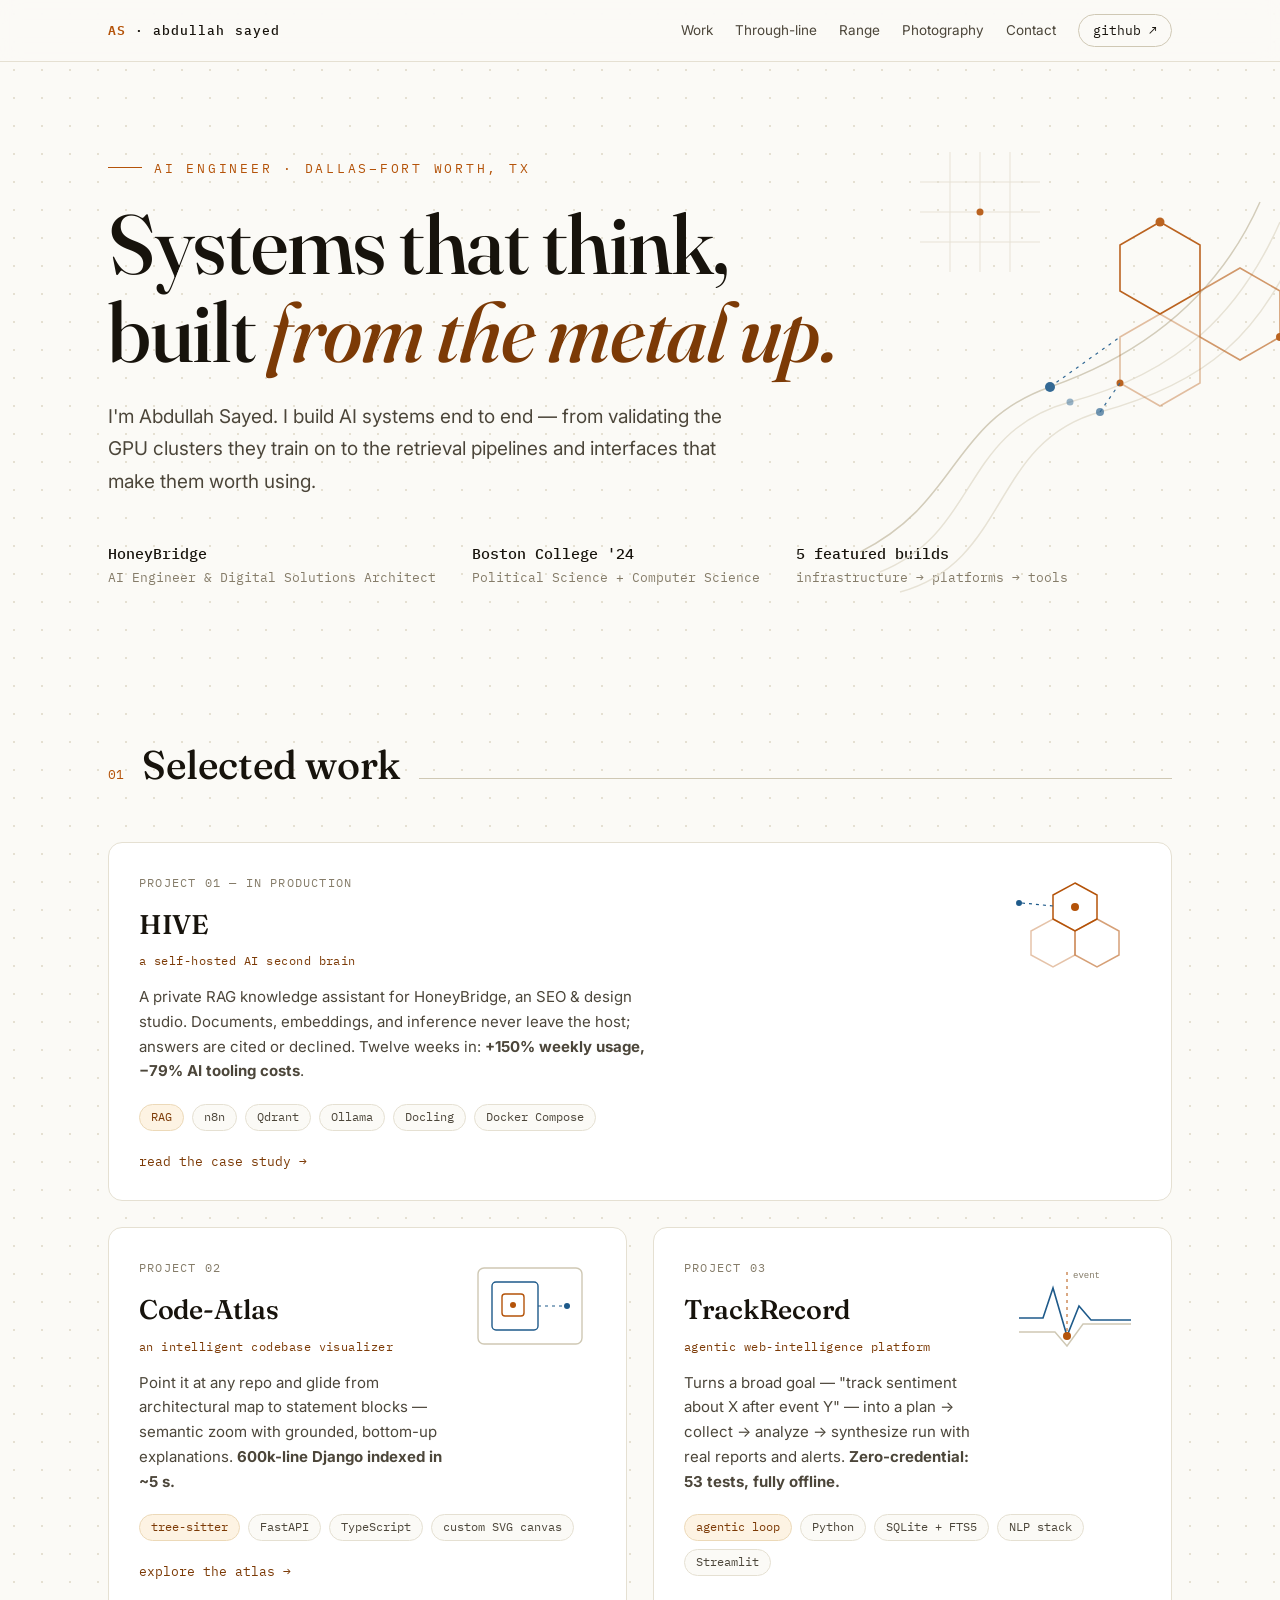
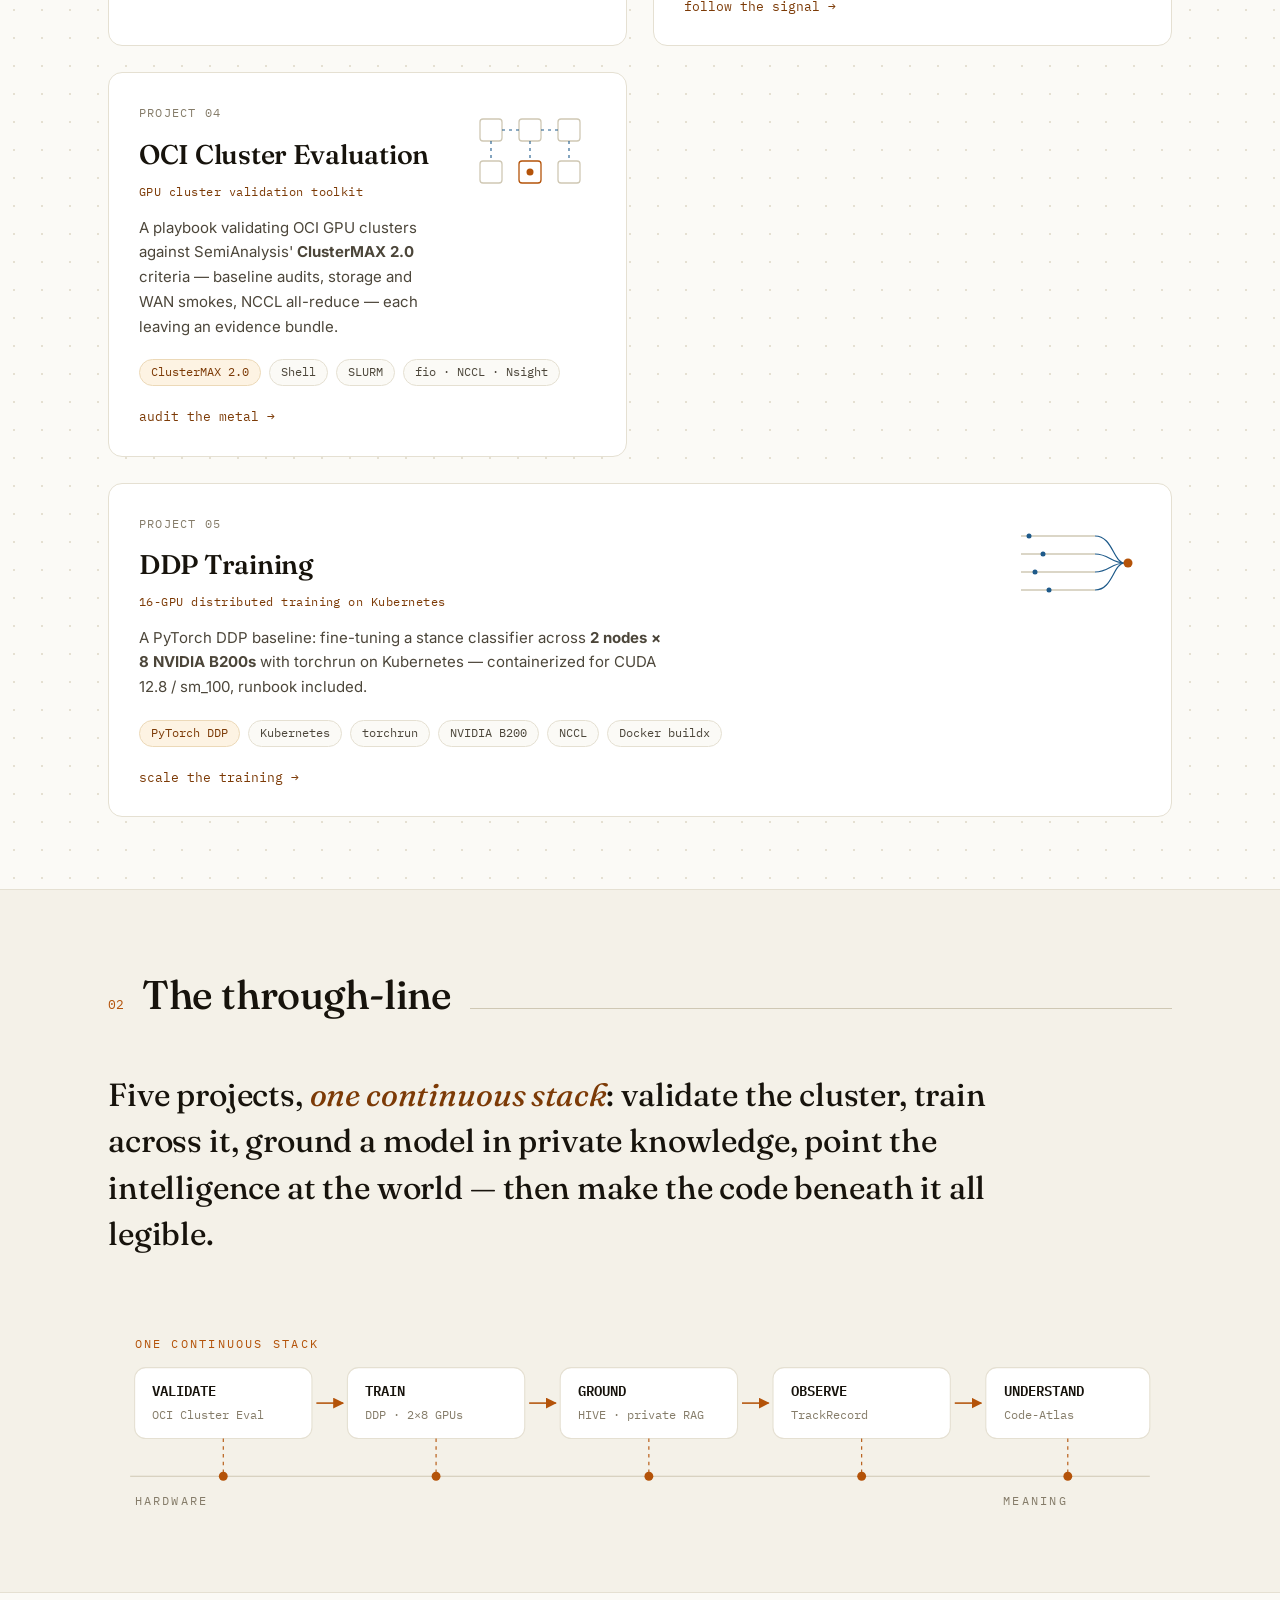
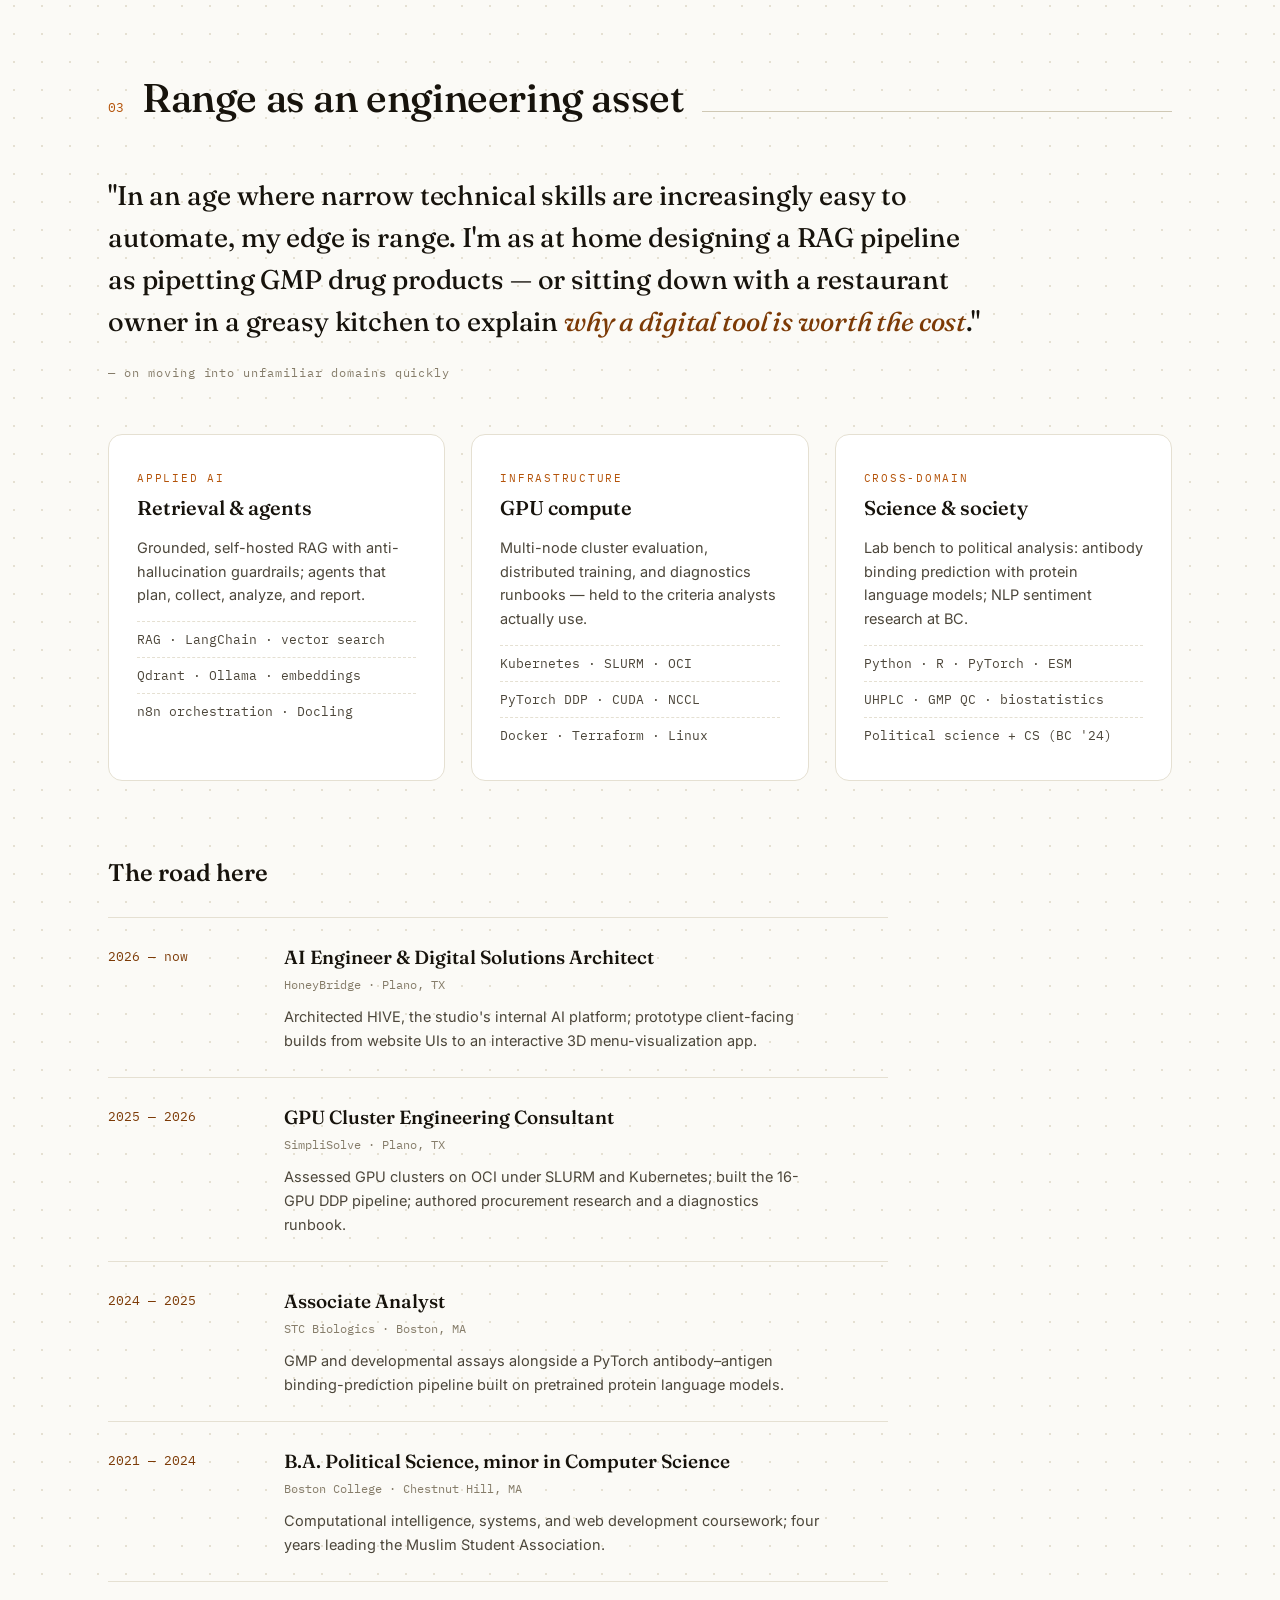
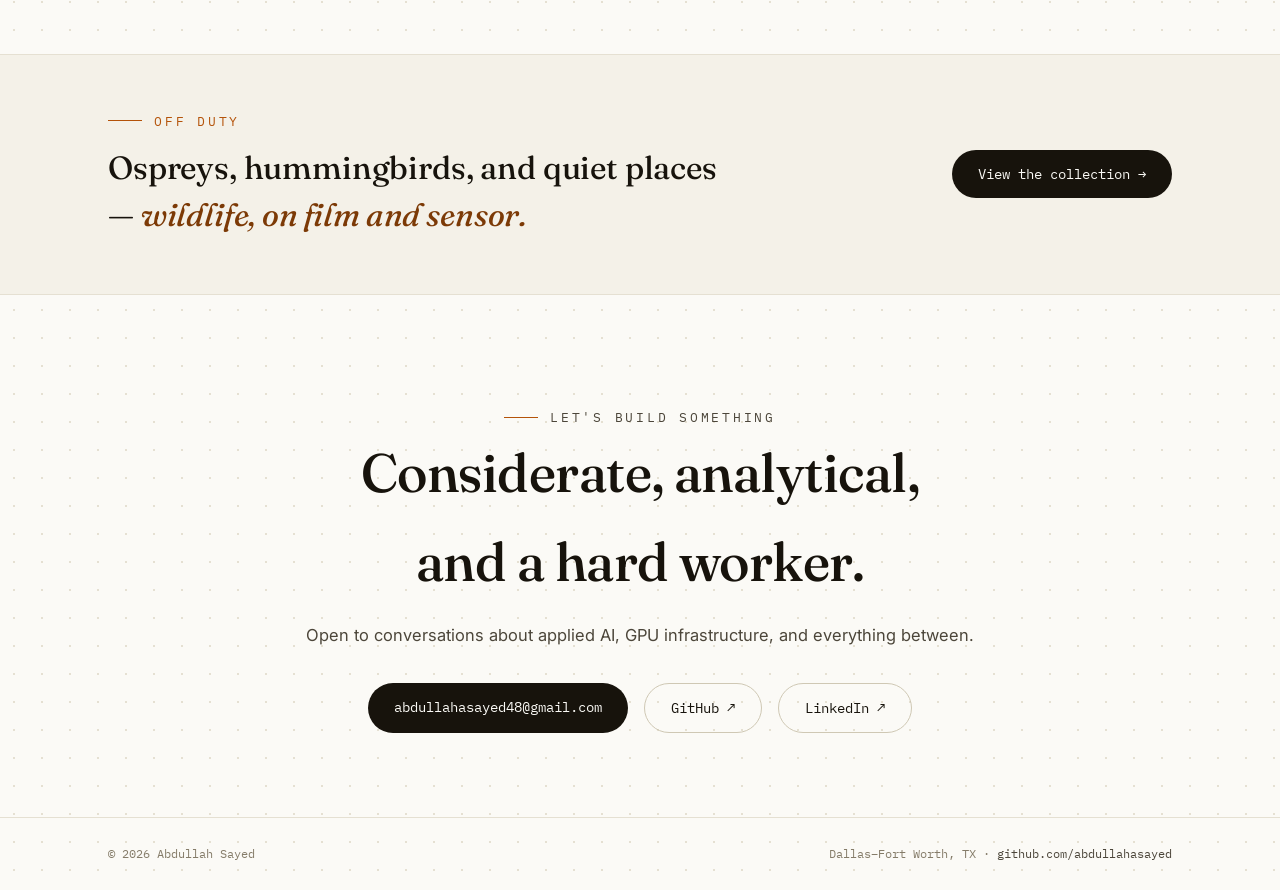
<file: index.html>
<!DOCTYPE html>
<html lang="en">
<head>
<meta charset="UTF-8">
<meta name="viewport" content="width=device-width, initial-scale=1.0">
<title>Abdullah Sayed — AI Engineer</title>
<meta name="description" content="Abdullah Sayed builds AI systems end to end — from validating the GPU clusters they train on to the retrieval pipelines and tools that make them useful.">
<link rel="preconnect" href="https://fonts.googleapis.com">
<link rel="preconnect" href="https://fonts.gstatic.com" crossorigin>
<link href="https://fonts.googleapis.com/css2?family=Fraunces:ital,opsz,wght@0,9..144,400..600;1,9..144,400..600&family=IBM+Plex+Mono:wght@400;500&family=Inter:wght@400;500;600&display=swap" rel="stylesheet">
<link rel="stylesheet" href="styles.css">
<link rel="icon" href="data:image/svg+xml,<svg xmlns='http://www.w3.org/2000/svg' viewBox='0 0 100 100'><polygon points='50,8 88,29 88,71 50,92 12,71 12,29' fill='none' stroke='%23b45309' stroke-width='8'/></svg>">
</head>
<body>

<nav class="nav">
  <div class="nav-inner">
    <a class="nav-mark" href="index.html"><b>AS</b> · abdullah sayed</a>
    <div class="nav-links">
      <a href="#work">Work</a>
      <a href="#throughline">Through-line</a>
      <a href="#range">Range</a>
      <a href="photography.html">Photography</a>
      <a href="#contact">Contact</a>
      <a class="gh" href="https://github.com/abdullahasayed" target="_blank" rel="noopener">github ↗</a>
    </div>
  </div>
</nav>

<!-- ============ HERO ============ -->
<header class="hero">
  <svg class="hero-art" viewBox="0 0 460 520" fill="none" xmlns="http://www.w3.org/2000/svg" aria-hidden="true">
    <!-- flowing signal lines -->
    <path d="M20 470 C 120 430, 100 330, 210 300 S 380 210, 420 120" stroke="#e5e0d2" stroke-width="1.5"/>
    <path d="M40 490 C 150 460, 130 340, 240 310 S 400 230, 440 140" stroke="#e5e0d2" stroke-width="1.5"/>
    <path d="M0 450 C 100 400, 90 320, 190 285 S 360 190, 400 100" stroke="#cfc8b4" stroke-width="1.5"/>
    <!-- hexagon lattice -->
    <g stroke="#b45309" stroke-width="1.6" fill="none">
      <polygon points="300,120 340,143 340,189 300,212 260,189 260,143"/>
      <polygon points="380,166 420,189 420,235 380,258 340,235 340,189" opacity="0.65"/>
      <polygon points="300,212 340,235 340,281 300,304 260,281 260,235" opacity="0.4"/>
    </g>
    <!-- nodes -->
    <g fill="#1e5a8a">
      <circle cx="190" cy="285" r="5"/>
      <circle cx="240" cy="310" r="4" opacity="0.7"/>
      <circle cx="210" cy="300" r="3.5" opacity="0.5"/>
    </g>
    <g fill="#b45309">
      <circle cx="300" cy="120" r="4.5"/>
      <circle cx="420" cy="235" r="4"/>
      <circle cx="260" cy="281" r="3.5"/>
    </g>
    <!-- connection strokes node->hex -->
    <path d="M190 285 L260 235" stroke="#1e5a8a" stroke-width="1.2" stroke-dasharray="3 5"/>
    <path d="M240 310 L260 281" stroke="#1e5a8a" stroke-width="1.2" stroke-dasharray="3 5"/>
    <!-- fine grid fragment -->
    <g stroke="#e5e0d2" stroke-width="1">
      <line x1="60" y1="80" x2="180" y2="80"/><line x1="60" y1="110" x2="180" y2="110"/>
      <line x1="60" y1="140" x2="180" y2="140"/><line x1="90" y1="50" x2="90" y2="170"/>
      <line x1="120" y1="50" x2="120" y2="170"/><line x1="150" y1="50" x2="150" y2="170"/>
    </g>
    <circle cx="120" cy="110" r="3.5" fill="#b45309"/>
  </svg>

  <div class="wrap">
    <p class="kicker">AI Engineer · Dallas–Fort Worth, TX</p>
    <h1 class="display">Systems that think,<br>built <em>from the metal up.</em></h1>
    <p class="hero-sub">
      I'm Abdullah Sayed. I build AI systems end to end — from validating the GPU
      clusters they train on to the retrieval pipelines and interfaces that make
      them worth using.
    </p>
    <div class="hero-facts">
      <span><b>HoneyBridge</b>AI Engineer &amp; Digital Solutions Architect</span>
      <span><b>Boston College '24</b>Political Science + Computer Science</span>
      <span><b>5 featured builds</b>infrastructure → platforms → tools</span>
    </div>
  </div>
</header>

<!-- ============ WORK ============ -->
<section id="work">
  <div class="wrap">
    <div class="section-head reveal">
      <span class="num">01</span>
      <h2>Selected work</h2>
      <span class="rule"></span>
    </div>

    <div class="cards">

      <a class="card wide reveal" href="projects/hive.html">
        <div class="card-top">
          <div>
            <div class="card-index">PROJECT 01 — IN PRODUCTION</div>
            <h3>HIVE</h3>
            <div class="card-role">a self-hosted AI second brain</div>
            <p>A private RAG knowledge assistant for HoneyBridge, an SEO &amp; design studio.
               Documents, embeddings, and inference never leave the host; answers are cited or declined.
               Twelve weeks in: <b>+150% weekly usage, −79% AI tooling costs</b>.</p>
          </div>
          <svg class="card-art" viewBox="0 0 132 96" fill="none" aria-hidden="true">
            <g stroke="#b45309" stroke-width="1.5" fill="none">
              <polygon points="66,10 88,22 88,46 66,58 44,46 44,22"/>
              <polygon points="88,46 110,58 110,82 88,94 66,82 66,58" opacity="0.55"/>
              <polygon points="44,46 66,58 66,82 44,94 22,82 22,58" opacity="0.35"/>
            </g>
            <circle class="pulse" cx="66" cy="34" r="4" fill="#b45309"/>
            <circle cx="10" cy="30" r="3" fill="#1e5a8a"/>
            <path d="M13 30 L 44 33" stroke="#1e5a8a" stroke-width="1.2" stroke-dasharray="3 4"/>
          </svg>
        </div>
        <div class="tags">
          <span class="tag hot">RAG</span><span class="tag">n8n</span><span class="tag">Qdrant</span>
          <span class="tag">Ollama</span><span class="tag">Docling</span><span class="tag">Docker Compose</span>
        </div>
        <span class="card-cta">read the case study</span>
      </a>

      <a class="card reveal" href="projects/code-atlas.html">
        <div class="card-top">
          <div>
            <div class="card-index">PROJECT 02</div>
            <h3>Code-Atlas</h3>
            <div class="card-role">an intelligent codebase visualizer</div>
            <p>Point it at any repo and glide from architectural map to statement blocks —
               semantic zoom with grounded, bottom-up explanations.
               <b>600k-line Django indexed in ~5 s.</b></p>
          </div>
          <svg class="card-art" viewBox="0 0 132 96" fill="none" aria-hidden="true">
            <rect x="14" y="10" width="104" height="76" rx="6" stroke="#cfc8b4" stroke-width="1.4"/>
            <rect x="28" y="24" width="46" height="48" rx="4" stroke="#1e5a8a" stroke-width="1.4"/>
            <rect x="38" y="36" width="22" height="22" rx="3" stroke="#b45309" stroke-width="1.4"/>
            <circle class="pulse" cx="49" cy="47" r="3" fill="#b45309"/>
            <line x1="74" y1="48" x2="100" y2="48" stroke="#1e5a8a" stroke-width="1.2" stroke-dasharray="3 4"/>
            <circle cx="103" cy="48" r="3" fill="#1e5a8a"/>
          </svg>
        </div>
        <div class="tags">
          <span class="tag hot">tree-sitter</span><span class="tag">FastAPI</span><span class="tag">TypeScript</span>
          <span class="tag">custom SVG canvas</span>
        </div>
        <span class="card-cta">explore the atlas</span>
      </a>

      <a class="card reveal" href="projects/trackrecord.html">
        <div class="card-top">
          <div>
            <div class="card-index">PROJECT 03</div>
            <h3>TrackRecord</h3>
            <div class="card-role">agentic web-intelligence platform</div>
            <p>Turns a broad goal — "track sentiment about X after event Y" — into a
               plan → collect → analyze → synthesize run with real reports and alerts.
               <b>Zero-credential: 53 tests, fully offline.</b></p>
          </div>
          <svg class="card-art" viewBox="0 0 132 96" fill="none" aria-hidden="true">
            <path d="M10 60 L34 60 L44 30 L58 78 L70 48 L82 62 L122 62" stroke="#1e5a8a" stroke-width="1.6"/>
            <path d="M10 74 L46 74 L58 88 L74 66 L122 66" stroke="#cfc8b4" stroke-width="1.4"/>
            <circle class="pulse" cx="58" cy="78" r="4" fill="#b45309"/>
            <line x1="58" y1="14" x2="58" y2="78" stroke="#b45309" stroke-width="1" stroke-dasharray="3 4"/>
            <text x="64" y="20" font-family="monospace" font-size="9" fill="#857c69">event</text>
          </svg>
        </div>
        <div class="tags">
          <span class="tag hot">agentic loop</span><span class="tag">Python</span><span class="tag">SQLite + FTS5</span>
          <span class="tag">NLP stack</span><span class="tag">Streamlit</span>
        </div>
        <span class="card-cta">follow the signal</span>
      </a>

      <a class="card reveal" href="projects/oci-cluster-evaluation.html">
        <div class="card-top">
          <div>
            <div class="card-index">PROJECT 04</div>
            <h3>OCI Cluster Evaluation</h3>
            <div class="card-role">GPU cluster validation toolkit</div>
            <p>A playbook validating OCI GPU clusters against SemiAnalysis'
               <b>ClusterMAX 2.0</b> criteria — baseline audits, storage and WAN smokes,
               NCCL all-reduce — each leaving an evidence bundle.</p>
          </div>
          <svg class="card-art" viewBox="0 0 132 96" fill="none" aria-hidden="true">
            <g stroke="#cfc8b4" stroke-width="1.3">
              <rect x="16" y="16" width="22" height="22" rx="3"/><rect x="55" y="16" width="22" height="22" rx="3"/>
              <rect x="94" y="16" width="22" height="22" rx="3"/><rect x="16" y="58" width="22" height="22" rx="3"/>
              <rect x="55" y="58" width="22" height="22" rx="3" stroke="#b45309"/>
              <rect x="94" y="58" width="22" height="22" rx="3"/>
            </g>
            <g stroke="#1e5a8a" stroke-width="1.1" stroke-dasharray="3 4">
              <line x1="38" y1="27" x2="55" y2="27"/><line x1="77" y1="27" x2="94" y2="27"/>
              <line x1="27" y1="38" x2="27" y2="58"/><line x1="66" y1="38" x2="66" y2="58"/>
              <line x1="105" y1="38" x2="105" y2="58"/>
            </g>
            <circle class="pulse" cx="66" cy="69" r="3.5" fill="#b45309"/>
          </svg>
        </div>
        <div class="tags">
          <span class="tag hot">ClusterMAX 2.0</span><span class="tag">Shell</span><span class="tag">SLURM</span>
          <span class="tag">fio · NCCL · Nsight</span>
        </div>
        <span class="card-cta">audit the metal</span>
      </a>

      <a class="card wide reveal" href="projects/ddp-training.html">
        <div class="card-top">
          <div>
            <div class="card-index">PROJECT 05</div>
            <h3>DDP Training</h3>
            <div class="card-role">16-GPU distributed training on Kubernetes</div>
            <p>A PyTorch DDP baseline: fine-tuning a stance classifier across
               <b>2 nodes × 8 NVIDIA B200s</b> with torchrun on Kubernetes —
               containerized for CUDA 12.8 / sm_100, runbook included.</p>
          </div>
          <svg class="card-art" viewBox="0 0 132 96" fill="none" aria-hidden="true">
            <g stroke="#cfc8b4" stroke-width="1.3">
              <line x1="12" y1="22" x2="86" y2="22"/><line x1="12" y1="40" x2="86" y2="40"/>
              <line x1="12" y1="58" x2="86" y2="58"/><line x1="12" y1="76" x2="86" y2="76"/>
            </g>
            <path d="M86 22 C 104 22, 104 49, 116 49 M86 40 C 100 40, 102 49, 116 49 M86 58 C 100 58, 102 49, 116 49 M86 76 C 104 76, 104 49, 116 49" stroke="#1e5a8a" stroke-width="1.2"/>
            <circle class="pulse" cx="119" cy="49" r="4.5" fill="#b45309"/>
            <g fill="#1e5a8a"><circle cx="20" cy="22" r="2.5"/><circle cx="34" cy="40" r="2.5"/><circle cx="26" cy="58" r="2.5"/><circle cx="40" cy="76" r="2.5"/></g>
          </svg>
        </div>
        <div class="tags">
          <span class="tag hot">PyTorch DDP</span><span class="tag">Kubernetes</span><span class="tag">torchrun</span>
          <span class="tag">NVIDIA B200</span><span class="tag">NCCL</span><span class="tag">Docker buildx</span>
        </div>
        <span class="card-cta">scale the training</span>
      </a>

    </div>
  </div>
</section>

<!-- ============ THROUGH-LINE ============ -->
<section id="throughline" class="throughline">
  <div class="wrap">
    <div class="section-head reveal">
      <span class="num">02</span>
      <h2>The through-line</h2>
      <span class="rule"></span>
    </div>
    <p class="big reveal">
      Five projects, <em>one continuous stack</em>: validate the cluster, train across it,
      ground a model in private knowledge, point the intelligence at the world —
      then make the code beneath it all legible.
    </p>

    <div class="stack-map reveal">
      <svg viewBox="0 0 960 190" xmlns="http://www.w3.org/2000/svg" fill="none">
        <defs>
          <marker id="arr" viewBox="0 0 10 10" refX="9" refY="5" markerWidth="7" markerHeight="7" orient="auto-start-reverse">
            <path d="M0 0 L10 5 L0 10 z" fill="#b45309"/>
          </marker>
        </defs>
        <!-- baseline -->
        <line x1="20" y1="150" x2="940" y2="150" stroke="#cfc8b4" stroke-width="1"/>
        <!-- stages -->
        <g font-family="IBM Plex Mono, monospace">
          <!-- stage boxes -->
          <g>
            <rect x="24" y="52" width="160" height="64" rx="10" fill="#fff" stroke="#e5e0d2"/>
            <text x="40" y="78" font-size="12.5" fill="#17130c" font-weight="600">VALIDATE</text>
            <text x="40" y="98" font-size="11" fill="#857c69">OCI Cluster Eval</text>
            <line x1="104" y1="116" x2="104" y2="150" stroke="#b45309" stroke-width="1" stroke-dasharray="3 4"/>
            <circle cx="104" cy="150" r="4" fill="#b45309"/>
          </g>
          <path d="M188 84 L212 84" stroke="#b45309" stroke-width="1.4" marker-end="url(#arr)"/>
          <g>
            <rect x="216" y="52" width="160" height="64" rx="10" fill="#fff" stroke="#e5e0d2"/>
            <text x="232" y="78" font-size="12.5" fill="#17130c" font-weight="600">TRAIN</text>
            <text x="232" y="98" font-size="11" fill="#857c69">DDP · 2×8 GPUs</text>
            <line x1="296" y1="116" x2="296" y2="150" stroke="#b45309" stroke-width="1" stroke-dasharray="3 4"/>
            <circle cx="296" cy="150" r="4" fill="#b45309"/>
          </g>
          <path d="M380 84 L404 84" stroke="#b45309" stroke-width="1.4" marker-end="url(#arr)"/>
          <g>
            <rect x="408" y="52" width="160" height="64" rx="10" fill="#fff" stroke="#e5e0d2"/>
            <text x="424" y="78" font-size="12.5" fill="#17130c" font-weight="600">GROUND</text>
            <text x="424" y="98" font-size="11" fill="#857c69">HIVE · private RAG</text>
            <line x1="488" y1="116" x2="488" y2="150" stroke="#b45309" stroke-width="1" stroke-dasharray="3 4"/>
            <circle cx="488" cy="150" r="4" fill="#b45309"/>
          </g>
          <path d="M572 84 L596 84" stroke="#b45309" stroke-width="1.4" marker-end="url(#arr)"/>
          <g>
            <rect x="600" y="52" width="160" height="64" rx="10" fill="#fff" stroke="#e5e0d2"/>
            <text x="616" y="78" font-size="12.5" fill="#17130c" font-weight="600">OBSERVE</text>
            <text x="616" y="98" font-size="11" fill="#857c69">TrackRecord</text>
            <line x1="680" y1="116" x2="680" y2="150" stroke="#b45309" stroke-width="1" stroke-dasharray="3 4"/>
            <circle cx="680" cy="150" r="4" fill="#b45309"/>
          </g>
          <path d="M764 84 L788 84" stroke="#b45309" stroke-width="1.4" marker-end="url(#arr)"/>
          <g>
            <rect x="792" y="52" width="148" height="64" rx="10" fill="#fff" stroke="#e5e0d2"/>
            <text x="808" y="78" font-size="12.5" fill="#17130c" font-weight="600">UNDERSTAND</text>
            <text x="808" y="98" font-size="11" fill="#857c69">Code-Atlas</text>
            <line x1="866" y1="116" x2="866" y2="150" stroke="#b45309" stroke-width="1" stroke-dasharray="3 4"/>
            <circle cx="866" cy="150" r="4" fill="#b45309"/>
          </g>
          <!-- labels under baseline -->
          <text x="24" y="176" font-size="10.5" fill="#857c69" letter-spacing="2">HARDWARE</text>
          <text x="866" y="176" font-size="10.5" fill="#857c69" letter-spacing="2" text-anchor="end">MEANING</text>
          <text x="24" y="34" font-size="10.5" fill="#b45309" letter-spacing="2">ONE CONTINUOUS STACK</text>
        </g>
      </svg>
    </div>
  </div>
</section>

<!-- ============ RANGE ============ -->
<section id="range">
  <div class="wrap">
    <div class="section-head reveal">
      <span class="num">03</span>
      <h2>Range as an engineering asset</h2>
      <span class="rule"></span>
    </div>

    <p class="range-quote reveal">
      "In an age where narrow technical skills are increasingly easy to automate, my edge is range.
      I'm as at home designing a RAG pipeline as pipetting GMP drug products — or sitting down with
      a restaurant owner in a greasy kitchen to explain <em>why a digital tool is worth the cost</em>."
    </p>
    <p class="range-attr reveal">— on moving into unfamiliar domains quickly</p>

    <div class="cols" style="margin-top:52px">
      <div class="col reveal">
        <span class="col-tag">Applied AI</span>
        <h4>Retrieval &amp; agents</h4>
        <p>Grounded, self-hosted RAG with anti-hallucination guardrails; agents that plan, collect, analyze, and report.</p>
        <ul>
          <li>RAG · LangChain · vector search</li>
          <li>Qdrant · Ollama · embeddings</li>
          <li>n8n orchestration · Docling</li>
        </ul>
      </div>
      <div class="col reveal">
        <span class="col-tag">Infrastructure</span>
        <h4>GPU compute</h4>
        <p>Multi-node cluster evaluation, distributed training, and diagnostics runbooks — held to the criteria analysts actually use.</p>
        <ul>
          <li>Kubernetes · SLURM · OCI</li>
          <li>PyTorch DDP · CUDA · NCCL</li>
          <li>Docker · Terraform · Linux</li>
        </ul>
      </div>
      <div class="col reveal">
        <span class="col-tag">Cross-domain</span>
        <h4>Science &amp; society</h4>
        <p>Lab bench to political analysis: antibody binding prediction with protein language models; NLP sentiment research at BC.</p>
        <ul>
          <li>Python · R · PyTorch · ESM</li>
          <li>UHPLC · GMP QC · biostatistics</li>
          <li>Political science + CS (BC '24)</li>
        </ul>
      </div>
    </div>

    <h3 style="font-family: var(--serif); font-size: 24px; font-weight: 550; margin: 72px 0 24px;" class="reveal">The road here</h3>
    <div class="timeline">
      <div class="tl-item reveal">
        <div class="tl-when">2026 — now</div>
        <div class="tl-what">
          <h4>AI Engineer &amp; Digital Solutions Architect</h4>
          <div class="where">HoneyBridge · Plano, TX</div>
          <p>Architected HIVE, the studio's internal AI platform; prototype client-facing builds from website UIs to an interactive 3D menu-visualization app.</p>
        </div>
      </div>
      <div class="tl-item reveal">
        <div class="tl-when">2025 — 2026</div>
        <div class="tl-what">
          <h4>GPU Cluster Engineering Consultant</h4>
          <div class="where">SimpliSolve · Plano, TX</div>
          <p>Assessed GPU clusters on OCI under SLURM and Kubernetes; built the 16-GPU DDP pipeline; authored procurement research and a diagnostics runbook.</p>
        </div>
      </div>
      <div class="tl-item reveal">
        <div class="tl-when">2024 — 2025</div>
        <div class="tl-what">
          <h4>Associate Analyst</h4>
          <div class="where">STC Biologics · Boston, MA</div>
          <p>GMP and developmental assays alongside a PyTorch antibody–antigen binding-prediction pipeline built on pretrained protein language models.</p>
        </div>
      </div>
      <div class="tl-item reveal">
        <div class="tl-when">2021 — 2024</div>
        <div class="tl-what">
          <h4>B.A. Political Science, minor in Computer Science</h4>
          <div class="where">Boston College · Chestnut Hill, MA</div>
          <p>Computational intelligence, systems, and web development coursework; four years leading the Muslim Student Association.</p>
        </div>
      </div>
    </div>
  </div>
</section>

<!-- ============ PHOTOGRAPHY TEASER ============ -->
<section id="photo-teaser" class="throughline" style="padding: 56px 0;">
  <div class="wrap" style="display:flex; align-items:center; justify-content:space-between; gap:28px; flex-wrap:wrap;">
    <div>
      <p class="kicker">Off duty</p>
      <p class="big" style="margin-top:14px; max-width:620px;">Ospreys, hummingbirds, and quiet places — <em>wildlife, on film and sensor.</em></p>
    </div>
    <a class="btn primary" href="photography.html">View the collection →</a>
  </div>
</section>

<!-- ============ CONTACT ============ -->
<section id="contact" class="contact">
  <div class="wrap">
    <p class="kicker reveal" style="justify-content:center">Let's build something</p>
    <h2 class="reveal">Considerate, analytical,<br>and a hard worker.</h2>
    <p class="reveal">Open to conversations about applied AI, GPU infrastructure, and everything between.</p>
    <div class="contact-links reveal">
      <a class="btn primary" href="mailto:abdullahasayed48@gmail.com">abdullahasayed48@gmail.com</a>
      <a class="btn ghost" href="https://github.com/abdullahasayed" target="_blank" rel="noopener">GitHub ↗</a>
      <a class="btn ghost" href="https://www.linkedin.com/in/abdullah-sayed-73021519a" target="_blank" rel="noopener">LinkedIn ↗</a>
    </div>
  </div>
</section>

<footer>
  <div class="wrap">
    <span>© 2026 Abdullah Sayed</span>
    <span>Dallas–Fort Worth, TX · <a href="https://github.com/abdullahasayed" target="_blank" rel="noopener">github.com/abdullahasayed</a></span>
  </div>
</footer>

<script src="main.js"></script>
</body>
</html>
</file>
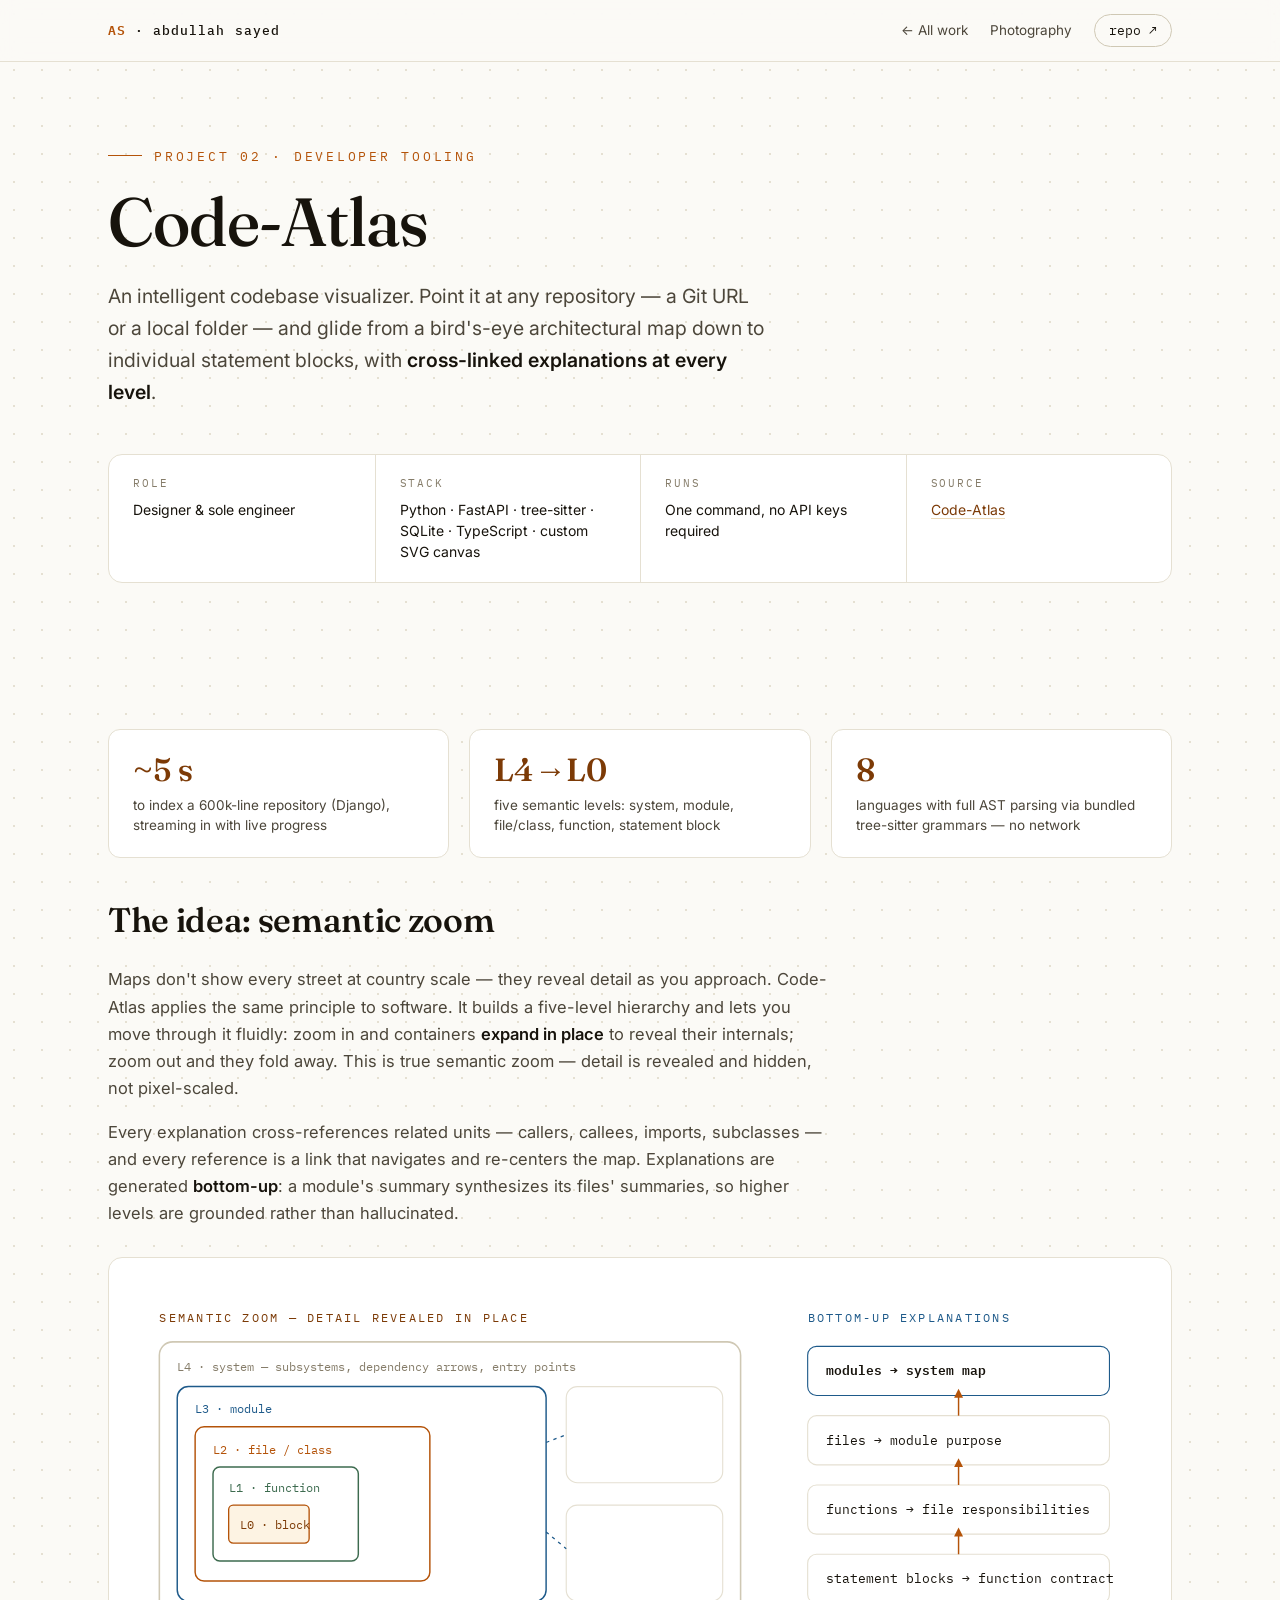
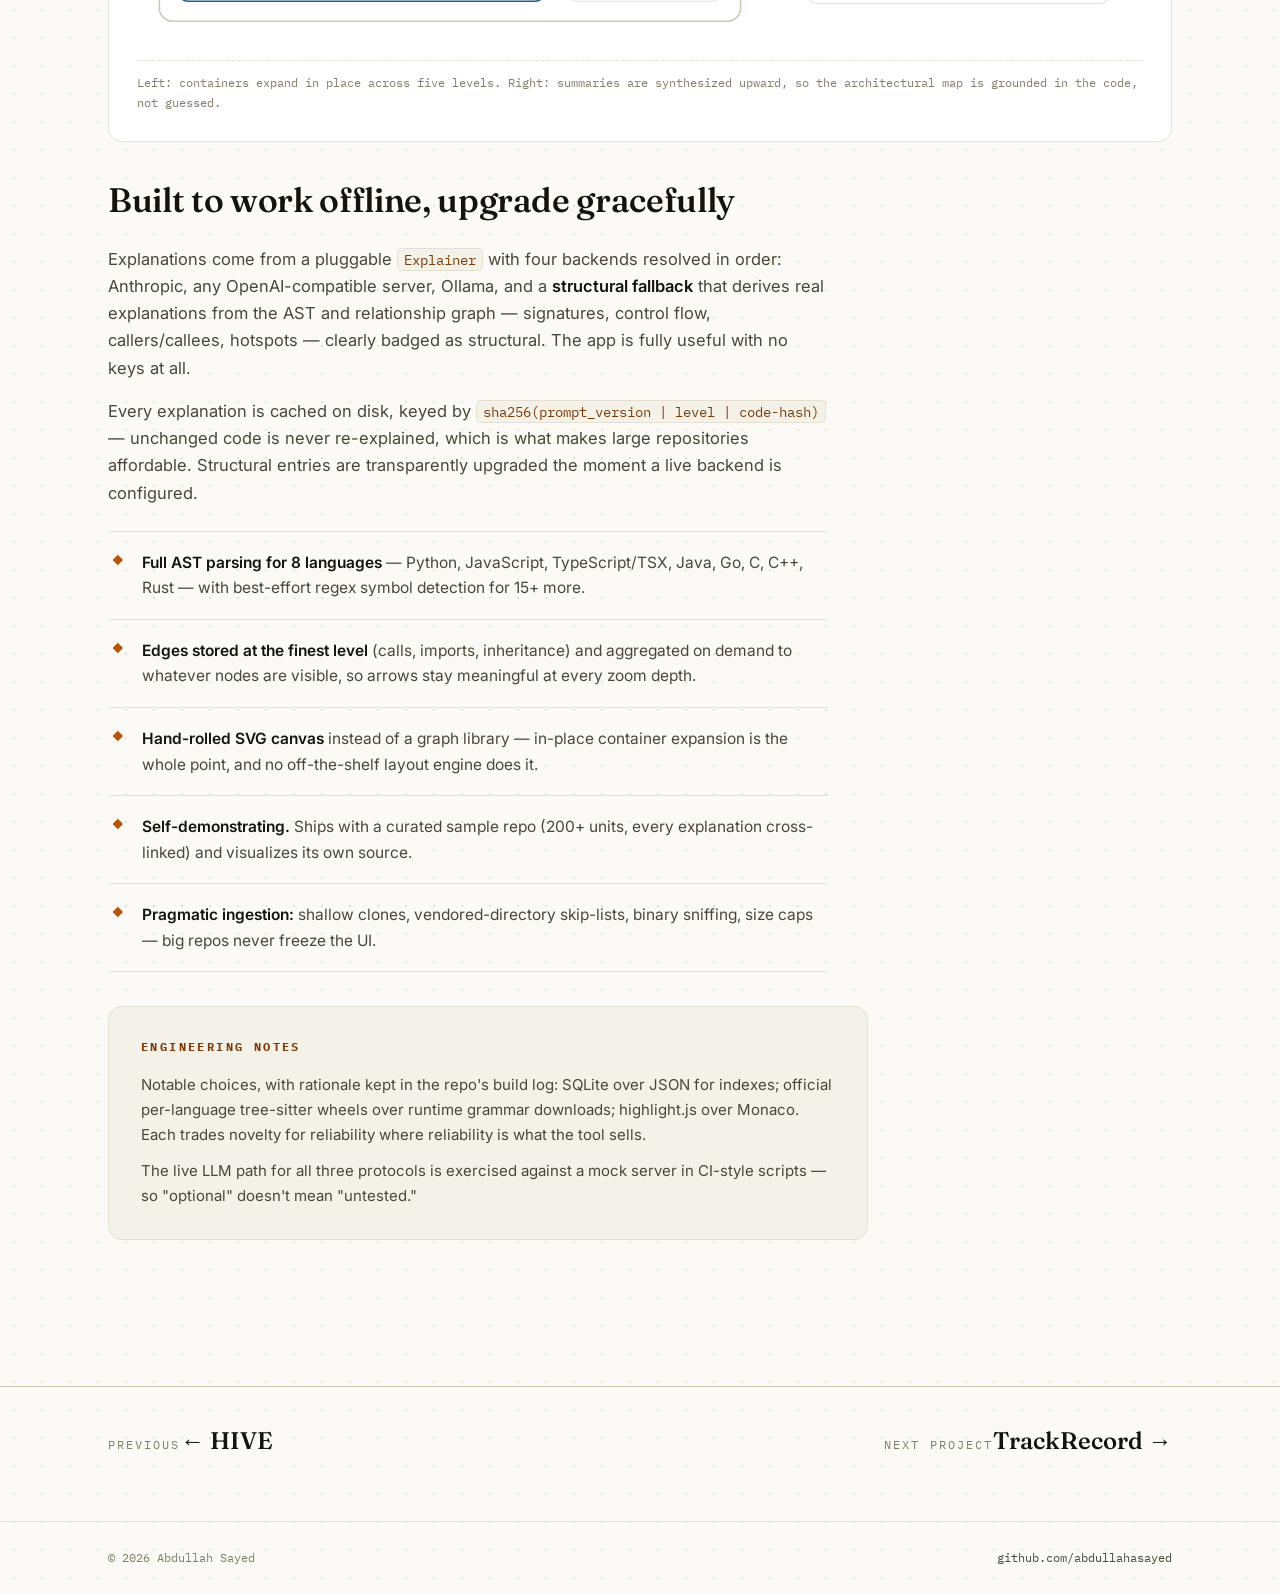
<file: projects/code-atlas.html>
<!DOCTYPE html>
<html lang="en">
<head>
<meta charset="UTF-8">
<meta name="viewport" content="width=device-width, initial-scale=1.0">
<title>Code-Atlas — an intelligent codebase visualizer · Abdullah Sayed</title>
<meta name="description" content="Code-Atlas: semantic zoom over any repository, from architectural map to statement blocks, with cross-linked bottom-up explanations.">
<link rel="preconnect" href="https://fonts.googleapis.com">
<link rel="preconnect" href="https://fonts.gstatic.com" crossorigin>
<link href="https://fonts.googleapis.com/css2?family=Fraunces:ital,opsz,wght@0,9..144,400..600;1,9..144,400..600&family=IBM+Plex+Mono:wght@400;500&family=Inter:wght@400;500;600&display=swap" rel="stylesheet">
<link rel="stylesheet" href="../styles.css">
<link rel="icon" href="data:image/svg+xml,<svg xmlns='http://www.w3.org/2000/svg' viewBox='0 0 100 100'><polygon points='50,8 88,29 88,71 50,92 12,71 12,29' fill='none' stroke='%23b45309' stroke-width='8'/></svg>">
</head>
<body>

<nav class="nav">
  <div class="nav-inner">
    <a class="nav-mark" href="../index.html"><b>AS</b> · abdullah sayed</a>
    <div class="nav-links">
      <a href="../index.html#work">← All work</a>
      <a href="../photography.html">Photography</a>
      <a class="gh" href="https://github.com/abdullahasayed/Code-Atlas" target="_blank" rel="noopener">repo ↗</a>
    </div>
  </div>
</nav>

<header class="p-hero">
  <div class="wrap">
    <p class="kicker">Project 02 · Developer tooling</p>
    <h1>Code-Atlas</h1>
    <p class="lede">
      An intelligent codebase visualizer. Point it at any repository — a Git URL or a local folder —
      and glide from a bird's-eye architectural map down to individual statement blocks, with
      <b>cross-linked explanations at every level</b>.
    </p>

    <div class="meta-band reveal">
      <div class="meta-cell"><div class="k">Role</div><div class="v">Designer &amp; sole engineer</div></div>
      <div class="meta-cell"><div class="k">Stack</div><div class="v">Python · FastAPI · tree-sitter · SQLite · TypeScript · custom SVG canvas</div></div>
      <div class="meta-cell"><div class="k">Runs</div><div class="v">One command, no API keys required</div></div>
      <div class="meta-cell"><div class="k">Source</div><div class="v"><a href="https://github.com/abdullahasayed/Code-Atlas" target="_blank" rel="noopener">Code-Atlas</a></div></div>
    </div>
  </div>
</header>

<section>
  <div class="wrap">
    <div class="facts">
      <div class="fact reveal"><div class="fig">~5 s</div><div class="cap">to index a 600k-line repository (Django), streaming in with live progress</div></div>
      <div class="fact reveal"><div class="fig">L4→L0</div><div class="cap">five semantic levels: system, module, file/class, function, statement block</div></div>
      <div class="fact reveal"><div class="fig">8</div><div class="cap">languages with full AST parsing via bundled tree-sitter grammars — no network</div></div>
    </div>

    <div class="prose reveal">
      <h2>The idea: semantic zoom</h2>
      <p>
        Maps don't show every street at country scale — they reveal detail as you approach. Code-Atlas
        applies the same principle to software. It builds a five-level hierarchy and lets you move through
        it fluidly: zoom in and containers <b>expand in place</b> to reveal their internals; zoom out and
        they fold away. This is true semantic zoom — detail is revealed and hidden, not pixel-scaled.
      </p>
      <p>
        Every explanation cross-references related units — callers, callees, imports, subclasses — and every
        reference is a link that navigates and re-centers the map. Explanations are generated
        <b>bottom-up</b>: a module's summary synthesizes its files' summaries, so higher levels are grounded
        rather than hallucinated.
      </p>
    </div>

    <figure class="diagram reveal">
      <svg viewBox="0 0 900 320" xmlns="http://www.w3.org/2000/svg" fill="none" font-family="IBM Plex Mono, monospace">
        <!-- zoom levels: nested boxes left; explanation flow right -->
        <text x="20" y="32" font-size="10.5" fill="#7c3a06" letter-spacing="2">SEMANTIC ZOOM — DETAIL REVEALED IN PLACE</text>
        <!-- L4 -->
        <rect x="20" y="50" width="520" height="250" rx="12" stroke="#cfc8b4" stroke-width="1.4"/>
        <text x="36" y="76" font-size="11" fill="#857c69">L4 · system — subsystems, dependency arrows, entry points</text>
        <!-- L3 -->
        <rect x="36" y="90" width="330" height="192" rx="10" stroke="#1e5a8a" stroke-width="1.3"/>
        <text x="52" y="114" font-size="11" fill="#1e5a8a">L3 · module</text>
        <!-- L2 -->
        <rect x="52" y="126" width="210" height="138" rx="8" stroke="#b45309" stroke-width="1.3"/>
        <text x="68" y="150" font-size="11" fill="#b45309">L2 · file / class</text>
        <!-- L1 -->
        <rect x="68" y="162" width="130" height="84" rx="6" stroke="#3d6b4f" stroke-width="1.3"/>
        <text x="82" y="184" font-size="11" fill="#3d6b4f">L1 · function</text>
        <!-- L0 -->
        <rect x="82" y="196" width="72" height="34" rx="4" fill="#fdf3e3" stroke="#b45309" stroke-width="1.2"/>
        <text x="92" y="217" font-size="10.5" fill="#7c3a06">L0 · block</text>
        <!-- neighbor modules -->
        <rect x="384" y="90" width="140" height="86" rx="10" stroke="#e5e0d2"/>
        <rect x="384" y="196" width="140" height="86" rx="10" stroke="#e5e0d2"/>
        <line x1="366" y1="140" x2="384" y2="133" stroke="#1e5a8a" stroke-width="1.1" stroke-dasharray="3 4"/>
        <line x1="366" y1="220" x2="384" y2="235" stroke="#1e5a8a" stroke-width="1.1" stroke-dasharray="3 4"/>
        <!-- right: bottom-up synthesis -->
        <text x="600" y="32" font-size="10.5" fill="#1e5a8a" letter-spacing="2">BOTTOM-UP EXPLANATIONS</text>
        <g font-size="11.5" fill="#17130c">
          <rect x="600" y="240" width="270" height="44" rx="8" fill="#fff" stroke="#e5e0d2"/>
          <text x="616" y="266">statement blocks → function contract</text>
          <rect x="600" y="178" width="270" height="44" rx="8" fill="#fff" stroke="#e5e0d2"/>
          <text x="616" y="204">functions → file responsibilities</text>
          <rect x="600" y="116" width="270" height="44" rx="8" fill="#fff" stroke="#e5e0d2"/>
          <text x="616" y="142">files → module purpose</text>
          <rect x="600" y="54" width="270" height="44" rx="8" fill="#fff" stroke="#1e5a8a"/>
          <text x="616" y="80" font-weight="600">modules → system map</text>
        </g>
        <g stroke="#b45309" stroke-width="1.3">
          <line x1="735" y1="240" x2="735" y2="222"/><line x1="735" y1="178" x2="735" y2="160"/>
          <line x1="735" y1="116" x2="735" y2="98"/>
        </g>
        <g fill="#b45309">
          <path d="M731 224 L735 216 L739 224 z"/><path d="M731 162 L735 154 L739 162 z"/>
          <path d="M731 100 L735 92 L739 100 z"/>
        </g>
      </svg>
      <figcaption>Left: containers expand in place across five levels. Right: summaries are synthesized upward, so the architectural map is grounded in the code, not guessed.</figcaption>
    </figure>

    <div class="prose reveal">
      <h2>Built to work offline, upgrade gracefully</h2>
      <p>
        Explanations come from a pluggable <code>Explainer</code> with four backends resolved in order:
        Anthropic, any OpenAI-compatible server, Ollama, and a <b>structural fallback</b> that derives real
        explanations from the AST and relationship graph — signatures, control flow, callers/callees,
        hotspots — clearly badged as structural. The app is fully useful with no keys at all.
      </p>
      <p>
        Every explanation is cached on disk, keyed by <code>sha256(prompt_version | level | code-hash)</code> —
        unchanged code is never re-explained, which is what makes large repositories affordable. Structural
        entries are transparently upgraded the moment a live backend is configured.
      </p>
    </div>

    <ul class="feature-list reveal">
      <li><b>Full AST parsing for 8 languages</b> — Python, JavaScript, TypeScript/TSX, Java, Go, C, C++, Rust — with best-effort regex symbol detection for 15+ more.</li>
      <li><b>Edges stored at the finest level</b> (calls, imports, inheritance) and aggregated on demand to whatever nodes are visible, so arrows stay meaningful at every zoom depth.</li>
      <li><b>Hand-rolled SVG canvas</b> instead of a graph library — in-place container expansion is the whole point, and no off-the-shelf layout engine does it.</li>
      <li><b>Self-demonstrating.</b> Ships with a curated sample repo (200+ units, every explanation cross-linked) and visualizes its own source.</li>
      <li><b>Pragmatic ingestion:</b> shallow clones, vendored-directory skip-lists, binary sniffing, size caps — big repos never freeze the UI.</li>
    </ul>

    <div class="notes reveal">
      <h3>Engineering notes</h3>
      <p>
        Notable choices, with rationale kept in the repo's build log: SQLite over JSON for indexes; official
        per-language tree-sitter wheels over runtime grammar downloads; highlight.js over Monaco. Each trades
        novelty for reliability where reliability is what the tool sells.
      </p>
      <p>
        The live LLM path for all three protocols is exercised against a mock server in CI-style scripts —
        so "optional" doesn't mean "untested."
      </p>
    </div>
  </div>
</section>

<div class="pager">
  <div class="wrap">
    <a href="hive.html"><span class="lbl">Previous</span><span class="ttl">← HIVE</span></a>
    <a class="next" href="trackrecord.html"><span class="lbl">Next project</span><span class="ttl">TrackRecord →</span></a>
  </div>
</div>

<footer>
  <div class="wrap">
    <span>© 2026 Abdullah Sayed</span>
    <span><a href="https://github.com/abdullahasayed" target="_blank" rel="noopener">github.com/abdullahasayed</a></span>
  </div>
</footer>

<script src="../main.js"></script>
</body>
</html>
</file>
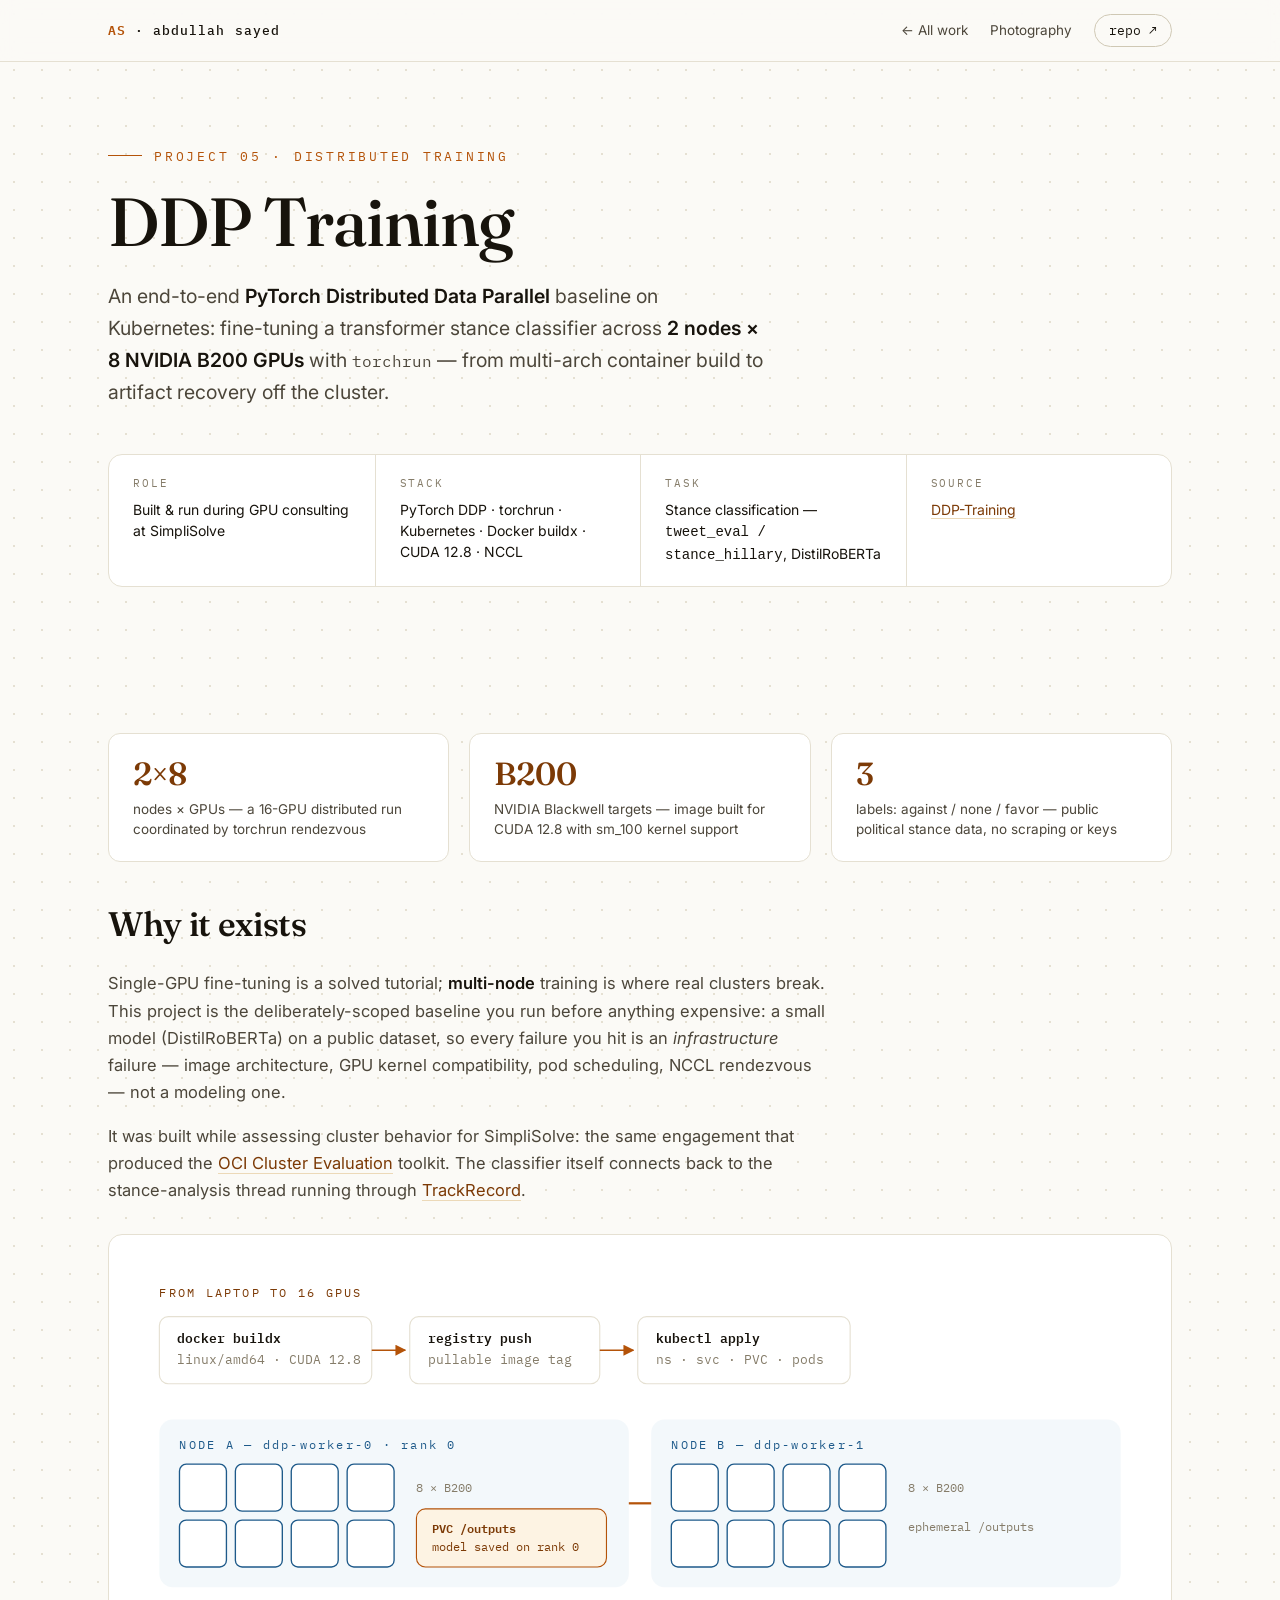
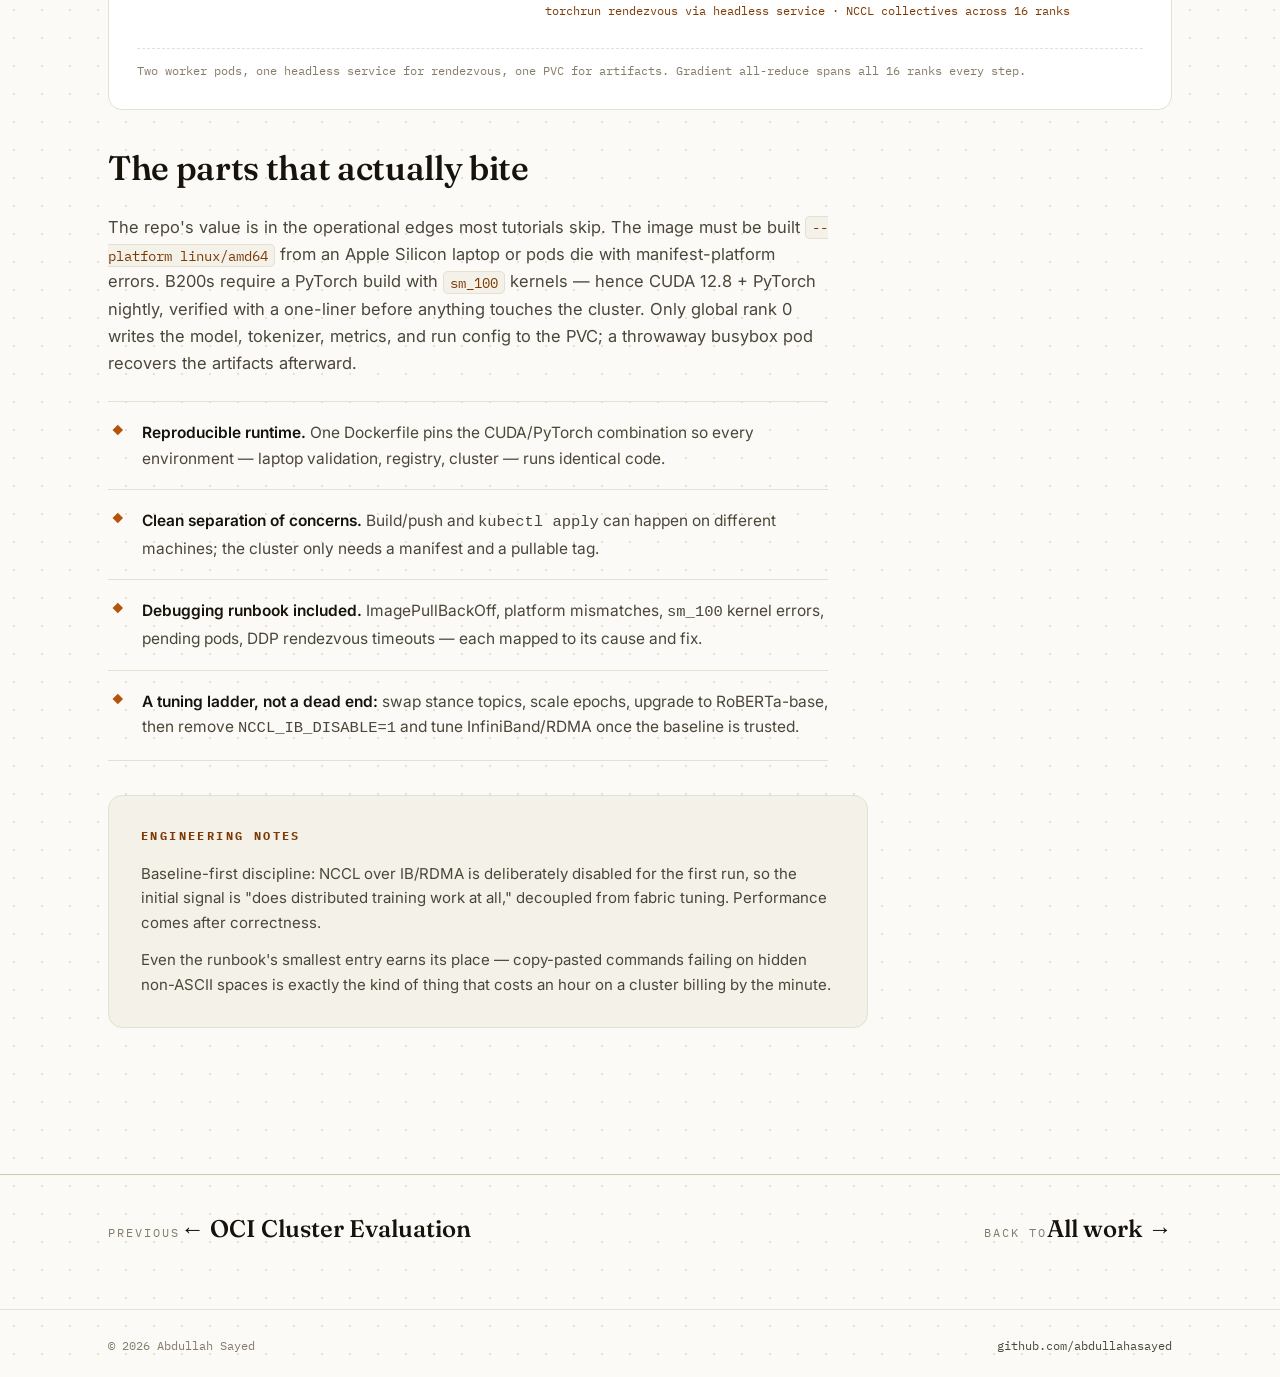
<file: projects/ddp-training.html>
<!DOCTYPE html>
<html lang="en">
<head>
<meta charset="UTF-8">
<meta name="viewport" content="width=device-width, initial-scale=1.0">
<title>DDP Training — 16-GPU distributed training on Kubernetes · Abdullah Sayed</title>
<meta name="description" content="An end-to-end PyTorch DDP baseline: fine-tuning a stance classifier across 2 nodes × 8 NVIDIA B200 GPUs with torchrun on a Nebius Kubernetes cluster.">
<link rel="preconnect" href="https://fonts.googleapis.com">
<link rel="preconnect" href="https://fonts.gstatic.com" crossorigin>
<link href="https://fonts.googleapis.com/css2?family=Fraunces:ital,opsz,wght@0,9..144,400..600;1,9..144,400..600&family=IBM+Plex+Mono:wght@400;500&family=Inter:wght@400;500;600&display=swap" rel="stylesheet">
<link rel="stylesheet" href="../styles.css">
<link rel="icon" href="data:image/svg+xml,<svg xmlns='http://www.w3.org/2000/svg' viewBox='0 0 100 100'><polygon points='50,8 88,29 88,71 50,92 12,71 12,29' fill='none' stroke='%23b45309' stroke-width='8'/></svg>">
</head>
<body>

<nav class="nav">
  <div class="nav-inner">
    <a class="nav-mark" href="../index.html"><b>AS</b> · abdullah sayed</a>
    <div class="nav-links">
      <a href="../index.html#work">← All work</a>
      <a href="../photography.html">Photography</a>
      <a class="gh" href="https://github.com/abdullahasayed/DDP-Training" target="_blank" rel="noopener">repo ↗</a>
    </div>
  </div>
</nav>

<header class="p-hero">
  <div class="wrap">
    <p class="kicker">Project 05 · Distributed training</p>
    <h1>DDP Training</h1>
    <p class="lede">
      An end-to-end <b>PyTorch Distributed Data Parallel</b> baseline on Kubernetes: fine-tuning a
      transformer stance classifier across <b>2 nodes × 8 NVIDIA B200 GPUs</b> with
      <code style="font-family:var(--mono); font-size:0.8em">torchrun</code> — from multi-arch container
      build to artifact recovery off the cluster.
    </p>

    <div class="meta-band reveal">
      <div class="meta-cell"><div class="k">Role</div><div class="v">Built &amp; run during GPU consulting at SimpliSolve</div></div>
      <div class="meta-cell"><div class="k">Stack</div><div class="v">PyTorch DDP · torchrun · Kubernetes · Docker buildx · CUDA 12.8 · NCCL</div></div>
      <div class="meta-cell"><div class="k">Task</div><div class="v">Stance classification — <code>tweet_eval / stance_hillary</code>, DistilRoBERTa</div></div>
      <div class="meta-cell"><div class="k">Source</div><div class="v"><a href="https://github.com/abdullahasayed/DDP-Training" target="_blank" rel="noopener">DDP-Training</a></div></div>
    </div>
  </div>
</header>

<section>
  <div class="wrap">
    <div class="facts">
      <div class="fact reveal"><div class="fig">2×8</div><div class="cap">nodes × GPUs — a 16-GPU distributed run coordinated by torchrun rendezvous</div></div>
      <div class="fact reveal"><div class="fig">B200</div><div class="cap">NVIDIA Blackwell targets — image built for CUDA 12.8 with sm_100 kernel support</div></div>
      <div class="fact reveal"><div class="fig">3</div><div class="cap">labels: against / none / favor — public political stance data, no scraping or keys</div></div>
    </div>

    <div class="prose reveal">
      <h2>Why it exists</h2>
      <p>
        Single-GPU fine-tuning is a solved tutorial; <b>multi-node</b> training is where real clusters
        break. This project is the deliberately-scoped baseline you run before anything expensive:
        a small model (DistilRoBERTa) on a public dataset, so every failure you hit is an
        <i>infrastructure</i> failure — image architecture, GPU kernel compatibility, pod scheduling,
        NCCL rendezvous — not a modeling one.
      </p>
      <p>
        It was built while assessing cluster behavior for SimpliSolve: the same engagement that produced
        the <a href="oci-cluster-evaluation.html">OCI Cluster Evaluation</a> toolkit. The classifier itself
        connects back to the stance-analysis thread running through
        <a href="trackrecord.html">TrackRecord</a>.
      </p>
    </div>

    <figure class="diagram reveal">
      <svg viewBox="0 0 900 330" xmlns="http://www.w3.org/2000/svg" fill="none" font-family="IBM Plex Mono, monospace">
        <defs>
          <marker id="a5" viewBox="0 0 10 10" refX="9" refY="5" markerWidth="7" markerHeight="7" orient="auto-start-reverse">
            <path d="M0 0 L10 5 L0 10 z" fill="#b45309"/>
          </marker>
        </defs>
        <text x="20" y="30" font-size="10.5" fill="#7c3a06" letter-spacing="2">FROM LAPTOP TO 16 GPUS</text>
        <!-- build stage -->
        <g font-size="11.5" fill="#17130c">
          <rect x="20" y="48" width="190" height="60" rx="8" fill="#fff" stroke="#e5e0d2"/>
          <text x="36" y="72" font-weight="600">docker buildx</text>
          <text x="36" y="90" fill="#857c69">linux/amd64 · CUDA 12.8</text>
          <path d="M210 78 L240 78" stroke="#b45309" stroke-width="1.4" marker-end="url(#a5)"/>
          <rect x="244" y="48" width="170" height="60" rx="8" fill="#fff" stroke="#e5e0d2"/>
          <text x="260" y="72" font-weight="600">registry push</text>
          <text x="260" y="90" fill="#857c69">pullable image tag</text>
          <path d="M414 78 L444 78" stroke="#b45309" stroke-width="1.4" marker-end="url(#a5)"/>
          <rect x="448" y="48" width="190" height="60" rx="8" fill="#fff" stroke="#e5e0d2"/>
          <text x="464" y="72" font-weight="600">kubectl apply</text>
          <text x="464" y="90" fill="#857c69">ns · svc · PVC · pods</text>
        </g>
        <!-- cluster: two nodes -->
        <rect x="20" y="140" width="420" height="150" rx="12" fill="#e8f1f8" opacity="0.5"/>
        <text x="38" y="166" font-size="10.5" fill="#1e5a8a" letter-spacing="2">NODE A — ddp-worker-0 · rank 0</text>
        <g stroke="#1e5a8a" stroke-width="1.2" fill="#fff">
          <rect x="38" y="180" width="42" height="42" rx="6"/><rect x="88" y="180" width="42" height="42" rx="6"/>
          <rect x="138" y="180" width="42" height="42" rx="6"/><rect x="188" y="180" width="42" height="42" rx="6"/>
          <rect x="38" y="230" width="42" height="42" rx="6"/><rect x="88" y="230" width="42" height="42" rx="6"/>
          <rect x="138" y="230" width="42" height="42" rx="6"/><rect x="188" y="230" width="42" height="42" rx="6"/>
        </g>
        <text x="250" y="205" font-size="10.5" fill="#857c69">8 × B200</text>
        <rect x="250" y="220" width="170" height="52" rx="8" fill="#fdf3e3" stroke="#b45309"/>
        <text x="264" y="242" font-size="11" fill="#7c3a06" font-weight="600">PVC /outputs</text>
        <text x="264" y="258" font-size="10.5" fill="#7c3a06">model saved on rank 0</text>

        <rect x="460" y="140" width="420" height="150" rx="12" fill="#e8f1f8" opacity="0.5"/>
        <text x="478" y="166" font-size="10.5" fill="#1e5a8a" letter-spacing="2">NODE B — ddp-worker-1</text>
        <g stroke="#1e5a8a" stroke-width="1.2" fill="#fff">
          <rect x="478" y="180" width="42" height="42" rx="6"/><rect x="528" y="180" width="42" height="42" rx="6"/>
          <rect x="578" y="180" width="42" height="42" rx="6"/><rect x="628" y="180" width="42" height="42" rx="6"/>
          <rect x="478" y="230" width="42" height="42" rx="6"/><rect x="528" y="230" width="42" height="42" rx="6"/>
          <rect x="578" y="230" width="42" height="42" rx="6"/><rect x="628" y="230" width="42" height="42" rx="6"/>
        </g>
        <text x="690" y="205" font-size="10.5" fill="#857c69">8 × B200</text>
        <text x="690" y="240" font-size="10.5" fill="#857c69">ephemeral /outputs</text>
        <!-- rendezvous link -->
        <path d="M440 215 L460 215" stroke="#b45309" stroke-width="2"/>
        <text x="365" y="315" font-size="10.5" fill="#7c3a06">torchrun rendezvous via headless service · NCCL collectives across 16 ranks</text>
      </svg>
      <figcaption>Two worker pods, one headless service for rendezvous, one PVC for artifacts. Gradient all-reduce spans all 16 ranks every step.</figcaption>
    </figure>

    <div class="prose reveal">
      <h2>The parts that actually bite</h2>
      <p>
        The repo's value is in the operational edges most tutorials skip. The image must be built
        <code>--platform linux/amd64</code> from an Apple Silicon laptop or pods die with manifest-platform
        errors. B200s require a PyTorch build with <code>sm_100</code> kernels — hence CUDA 12.8 + PyTorch
        nightly, verified with a one-liner before anything touches the cluster. Only global rank 0 writes
        the model, tokenizer, metrics, and run config to the PVC; a throwaway busybox pod recovers the
        artifacts afterward.
      </p>
    </div>

    <ul class="feature-list reveal">
      <li><b>Reproducible runtime.</b> One Dockerfile pins the CUDA/PyTorch combination so every environment — laptop validation, registry, cluster — runs identical code.</li>
      <li><b>Clean separation of concerns.</b> Build/push and <code>kubectl apply</code> can happen on different machines; the cluster only needs a manifest and a pullable tag.</li>
      <li><b>Debugging runbook included.</b> ImagePullBackOff, platform mismatches, <code>sm_100</code> kernel errors, pending pods, DDP rendezvous timeouts — each mapped to its cause and fix.</li>
      <li><b>A tuning ladder, not a dead end:</b> swap stance topics, scale epochs, upgrade to RoBERTa-base, then remove <code>NCCL_IB_DISABLE=1</code> and tune InfiniBand/RDMA once the baseline is trusted.</li>
    </ul>

    <div class="notes reveal">
      <h3>Engineering notes</h3>
      <p>
        Baseline-first discipline: NCCL over IB/RDMA is deliberately disabled for the first run, so the
        initial signal is "does distributed training work at all," decoupled from fabric tuning. Performance
        comes after correctness.
      </p>
      <p>
        Even the runbook's smallest entry earns its place — copy-pasted commands failing on hidden non-ASCII
        spaces is exactly the kind of thing that costs an hour on a cluster billing by the minute.
      </p>
    </div>
  </div>
</section>

<div class="pager">
  <div class="wrap">
    <a href="oci-cluster-evaluation.html"><span class="lbl">Previous</span><span class="ttl">← OCI Cluster Evaluation</span></a>
    <a class="next" href="../index.html#work"><span class="lbl">Back to</span><span class="ttl">All work →</span></a>
  </div>
</div>

<footer>
  <div class="wrap">
    <span>© 2026 Abdullah Sayed</span>
    <span><a href="https://github.com/abdullahasayed" target="_blank" rel="noopener">github.com/abdullahasayed</a></span>
  </div>
</footer>

<script src="../main.js"></script>
</body>
</html>
</file>
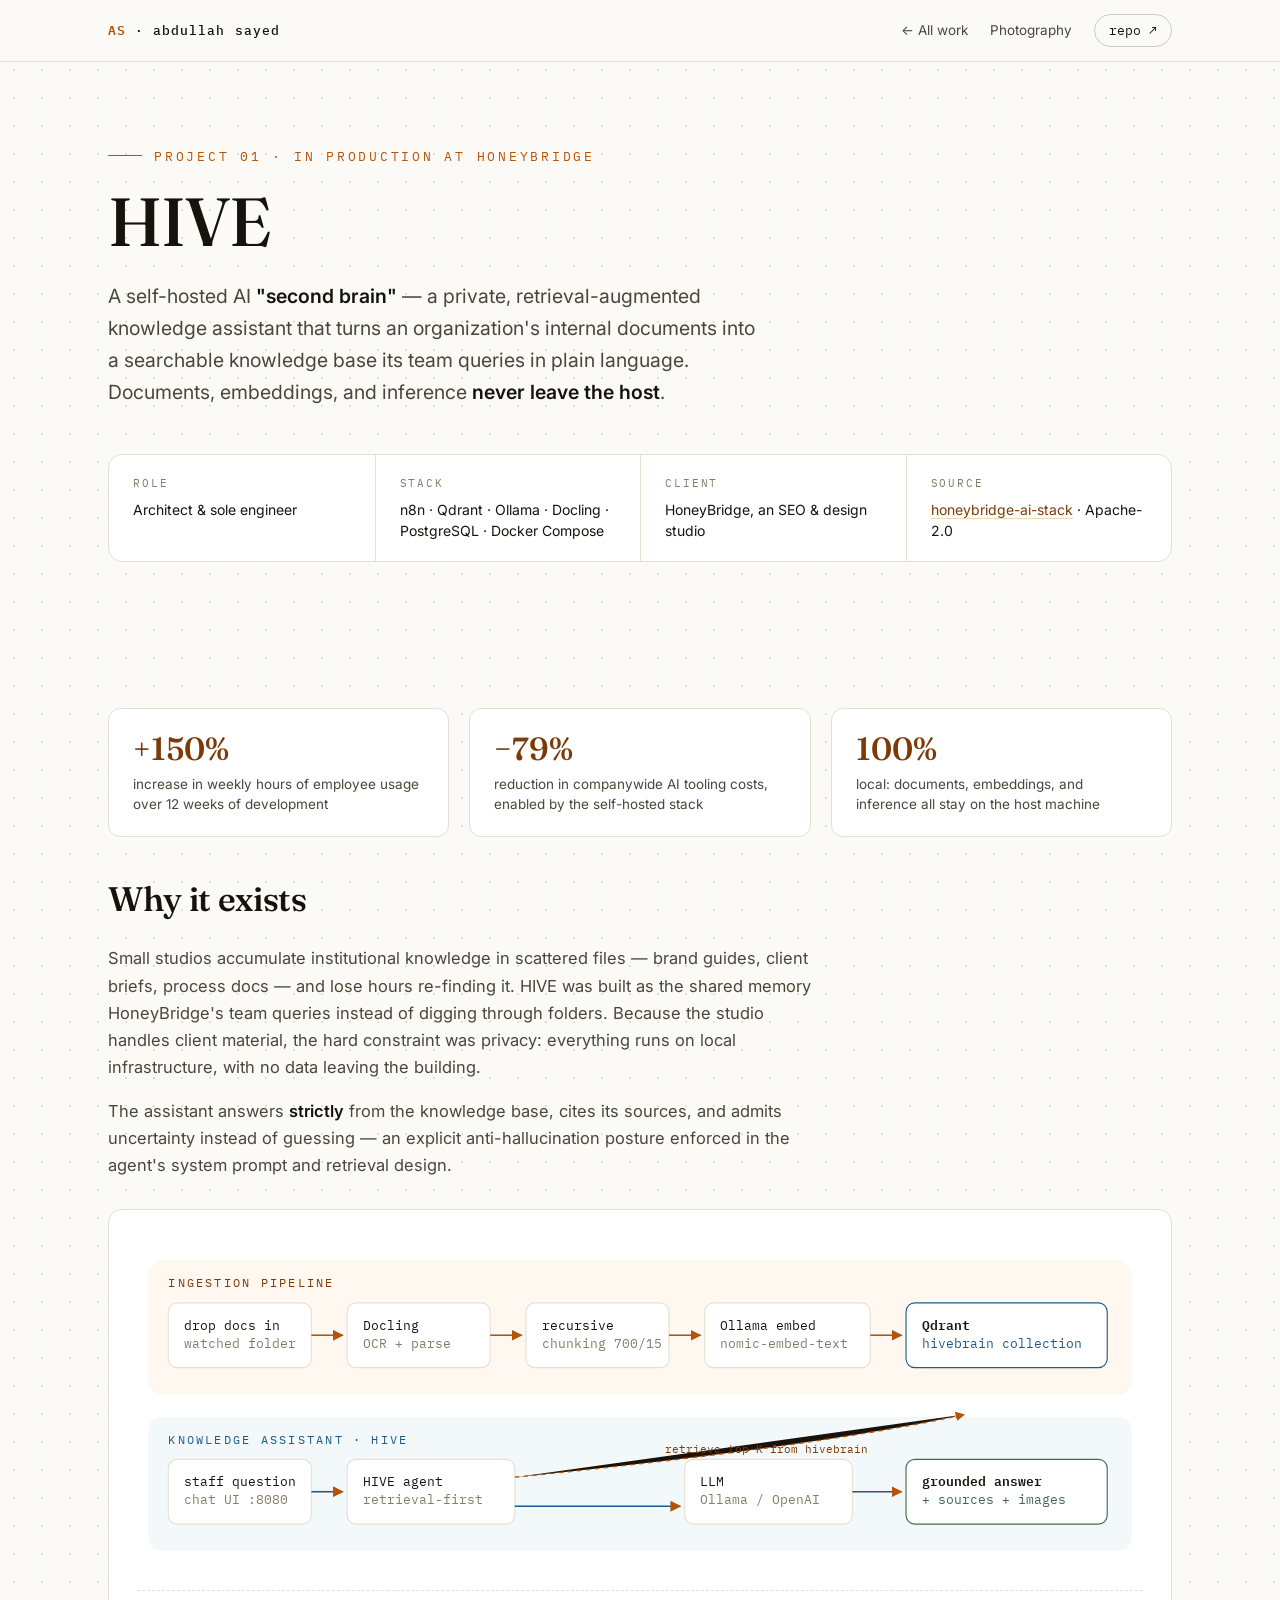
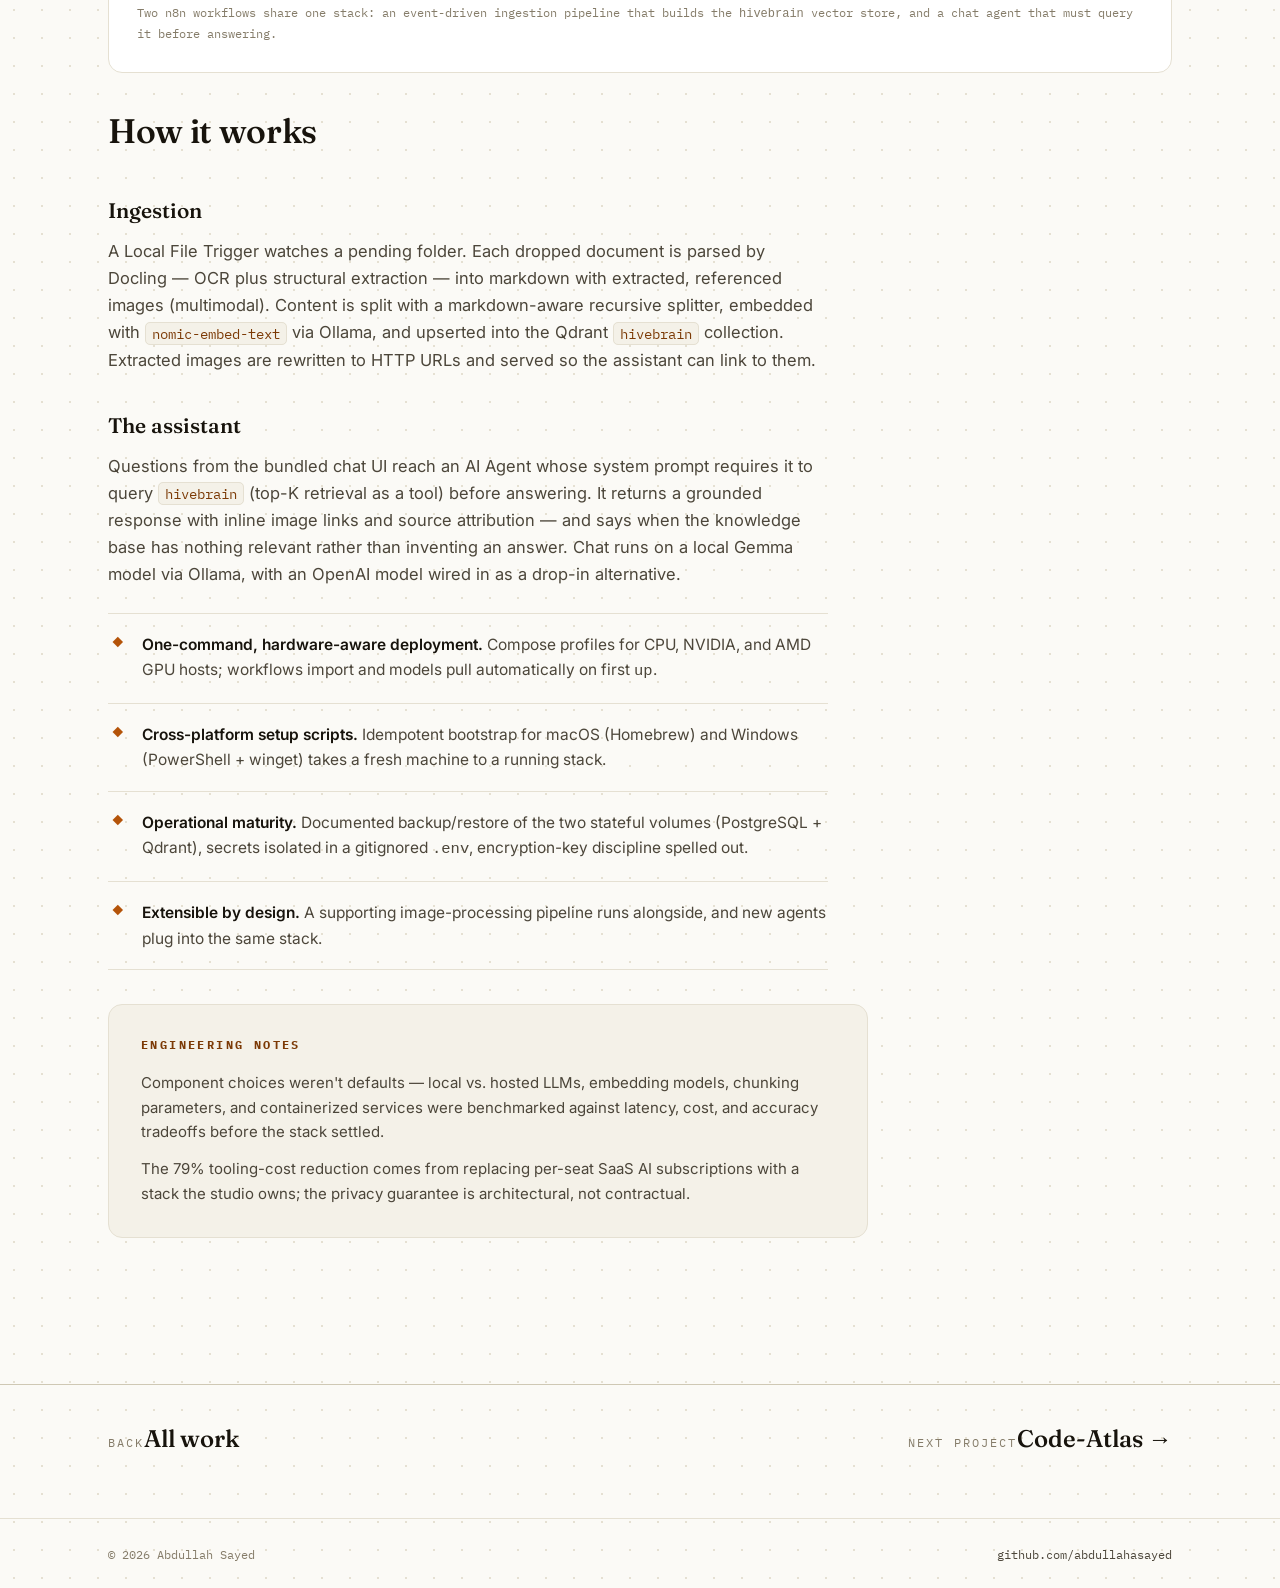
<file: projects/hive.html>
<!DOCTYPE html>
<html lang="en">
<head>
<meta charset="UTF-8">
<meta name="viewport" content="width=device-width, initial-scale=1.0">
<title>HIVE — a self-hosted AI second brain · Abdullah Sayed</title>
<meta name="description" content="HIVE: a private, retrieval-augmented knowledge assistant built for HoneyBridge. n8n, Qdrant, Ollama, Docling, PostgreSQL, Docker Compose.">
<link rel="preconnect" href="https://fonts.googleapis.com">
<link rel="preconnect" href="https://fonts.gstatic.com" crossorigin>
<link href="https://fonts.googleapis.com/css2?family=Fraunces:ital,opsz,wght@0,9..144,400..600;1,9..144,400..600&family=IBM+Plex+Mono:wght@400;500&family=Inter:wght@400;500;600&display=swap" rel="stylesheet">
<link rel="stylesheet" href="../styles.css">
<link rel="icon" href="data:image/svg+xml,<svg xmlns='http://www.w3.org/2000/svg' viewBox='0 0 100 100'><polygon points='50,8 88,29 88,71 50,92 12,71 12,29' fill='none' stroke='%23b45309' stroke-width='8'/></svg>">
</head>
<body>

<nav class="nav">
  <div class="nav-inner">
    <a class="nav-mark" href="../index.html"><b>AS</b> · abdullah sayed</a>
    <div class="nav-links">
      <a href="../index.html#work">← All work</a>
      <a href="../photography.html">Photography</a>
      <a class="gh" href="https://github.com/abdullahasayed/honeybridge-ai-stack" target="_blank" rel="noopener">repo ↗</a>
    </div>
  </div>
</nav>

<header class="p-hero">
  <div class="wrap">
    <p class="kicker">Project 01 · In production at HoneyBridge</p>
    <h1>HIVE</h1>
    <p class="lede">
      A self-hosted AI <b>"second brain"</b> — a private, retrieval-augmented knowledge assistant
      that turns an organization's internal documents into a searchable knowledge base its team
      queries in plain language. Documents, embeddings, and inference <b>never leave the host</b>.
    </p>

    <div class="meta-band reveal">
      <div class="meta-cell"><div class="k">Role</div><div class="v">Architect &amp; sole engineer</div></div>
      <div class="meta-cell"><div class="k">Stack</div><div class="v">n8n · Qdrant · Ollama · Docling · PostgreSQL · Docker Compose</div></div>
      <div class="meta-cell"><div class="k">Client</div><div class="v">HoneyBridge, an SEO &amp; design studio</div></div>
      <div class="meta-cell"><div class="k">Source</div><div class="v"><a href="https://github.com/abdullahasayed/honeybridge-ai-stack" target="_blank" rel="noopener">honeybridge-ai-stack</a> · Apache-2.0</div></div>
    </div>
  </div>
</header>

<section>
  <div class="wrap">
    <div class="facts">
      <div class="fact reveal"><div class="fig">+150%</div><div class="cap">increase in weekly hours of employee usage over 12 weeks of development</div></div>
      <div class="fact reveal"><div class="fig">−79%</div><div class="cap">reduction in companywide AI tooling costs, enabled by the self-hosted stack</div></div>
      <div class="fact reveal"><div class="fig">100%</div><div class="cap">local: documents, embeddings, and inference all stay on the host machine</div></div>
    </div>

    <div class="prose reveal">
      <h2>Why it exists</h2>
      <p>
        Small studios accumulate institutional knowledge in scattered files — brand guides, client briefs,
        process docs — and lose hours re-finding it. HIVE was built as the shared memory HoneyBridge's team
        queries instead of digging through folders. Because the studio handles client material, the hard
        constraint was privacy: everything runs on local infrastructure, with no data leaving the building.
      </p>
      <p>
        The assistant answers <b>strictly</b> from the knowledge base, cites its sources, and admits
        uncertainty instead of guessing — an explicit anti-hallucination posture enforced in the agent's
        system prompt and retrieval design.
      </p>
    </div>

    <figure class="diagram reveal">
      <svg viewBox="0 0 900 300" xmlns="http://www.w3.org/2000/svg" fill="none" font-family="IBM Plex Mono, monospace">
        <defs>
          <marker id="a1" viewBox="0 0 10 10" refX="9" refY="5" markerWidth="7" markerHeight="7" orient="auto-start-reverse">
            <path d="M0 0 L10 5 L0 10 z" fill="#b45309"/>
          </marker>
        </defs>
        <!-- ingestion lane -->
        <rect x="10" y="20" width="880" height="120" rx="12" fill="#fdf3e3" opacity="0.55"/>
        <text x="28" y="44" font-size="10.5" fill="#7c3a06" letter-spacing="2">INGESTION PIPELINE</text>
        <g font-size="11.5" fill="#17130c">
          <rect x="28" y="58" width="128" height="58" rx="8" fill="#fff" stroke="#e5e0d2"/>
          <text x="42" y="82">drop docs in</text><text x="42" y="98" fill="#857c69">watched folder</text>
          <path d="M156 87 L184 87" stroke="#b45309" stroke-width="1.4" marker-end="url(#a1)"/>
          <rect x="188" y="58" width="128" height="58" rx="8" fill="#fff" stroke="#e5e0d2"/>
          <text x="202" y="82">Docling</text><text x="202" y="98" fill="#857c69">OCR + parse</text>
          <path d="M316 87 L344 87" stroke="#b45309" stroke-width="1.4" marker-end="url(#a1)"/>
          <rect x="348" y="58" width="128" height="58" rx="8" fill="#fff" stroke="#e5e0d2"/>
          <text x="362" y="82">recursive</text><text x="362" y="98" fill="#857c69">chunking 700/15</text>
          <path d="M476 87 L504 87" stroke="#b45309" stroke-width="1.4" marker-end="url(#a1)"/>
          <rect x="508" y="58" width="148" height="58" rx="8" fill="#fff" stroke="#e5e0d2"/>
          <text x="522" y="82">Ollama embed</text><text x="522" y="98" fill="#857c69">nomic-embed-text</text>
          <path d="M656 87 L684 87" stroke="#b45309" stroke-width="1.4" marker-end="url(#a1)"/>
          <rect x="688" y="58" width="180" height="58" rx="8" fill="#fff" stroke="#1e5a8a"/>
          <text x="702" y="82" font-weight="600">Qdrant</text><text x="702" y="98" fill="#1e5a8a">hivebrain collection</text>
        </g>
        <!-- assistant lane -->
        <rect x="10" y="160" width="880" height="120" rx="12" fill="#e8f1f8" opacity="0.5"/>
        <text x="28" y="184" font-size="10.5" fill="#1e5a8a" letter-spacing="2">KNOWLEDGE ASSISTANT · HIVE</text>
        <g font-size="11.5" fill="#17130c">
          <rect x="28" y="198" width="128" height="58" rx="8" fill="#fff" stroke="#e5e0d2"/>
          <text x="42" y="222">staff question</text><text x="42" y="238" fill="#857c69">chat UI :8080</text>
          <path d="M156 227 L184 227" stroke="#1e5a8a" stroke-width="1.4" marker-end="url(#a1)"/>
          <rect x="188" y="198" width="150" height="58" rx="8" fill="#fff" stroke="#e5e0d2"/>
          <text x="202" y="222">HIVE agent</text><text x="202" y="238" fill="#857c69">retrieval-first</text>
          <!-- retrieve loop up to qdrant -->
          <path d="M338 214 C 480 200, 640 180, 740 158" stroke="#b45309" stroke-width="1.2" stroke-dasharray="4 4" marker-end="url(#a1)"/>
          <text x="472" y="192" font-size="10" fill="#7c3a06">retrieve top-K from hivebrain</text>
          <path d="M338 240 L 486 240" stroke="#1e5a8a" stroke-width="1.4" marker-end="url(#a1)"/>
          <rect x="490" y="198" width="150" height="58" rx="8" fill="#fff" stroke="#e5e0d2"/>
          <text x="504" y="222">LLM</text><text x="504" y="238" fill="#857c69">Ollama / OpenAI</text>
          <path d="M640 227 L 684 227" stroke="#1e5a8a" stroke-width="1.4" marker-end="url(#a1)"/>
          <rect x="688" y="198" width="180" height="58" rx="8" fill="#fff" stroke="#3d6b4f"/>
          <text x="702" y="222" font-weight="600">grounded answer</text><text x="702" y="238" fill="#3d6b4f">+ sources + images</text>
        </g>
      </svg>
      <figcaption>Two n8n workflows share one stack: an event-driven ingestion pipeline that builds the <code>hivebrain</code> vector store, and a chat agent that must query it before answering.</figcaption>
    </figure>

    <div class="prose reveal">
      <h2>How it works</h2>
      <h3>Ingestion</h3>
      <p>
        A Local File Trigger watches a pending folder. Each dropped document is parsed by Docling —
        OCR plus structural extraction — into markdown with extracted, referenced images (multimodal).
        Content is split with a markdown-aware recursive splitter, embedded with
        <code>nomic-embed-text</code> via Ollama, and upserted into the Qdrant <code>hivebrain</code>
        collection. Extracted images are rewritten to HTTP URLs and served so the assistant can link to them.
      </p>
      <h3>The assistant</h3>
      <p>
        Questions from the bundled chat UI reach an AI Agent whose system prompt requires it to query
        <code>hivebrain</code> (top-K retrieval as a tool) before answering. It returns a grounded response
        with inline image links and source attribution — and says when the knowledge base has nothing
        relevant rather than inventing an answer. Chat runs on a local Gemma model via Ollama, with an
        OpenAI model wired in as a drop-in alternative.
      </p>
    </div>

    <ul class="feature-list reveal">
      <li><b>One-command, hardware-aware deployment.</b> Compose profiles for CPU, NVIDIA, and AMD GPU hosts; workflows import and models pull automatically on first <code>up</code>.</li>
      <li><b>Cross-platform setup scripts.</b> Idempotent bootstrap for macOS (Homebrew) and Windows (PowerShell + winget) takes a fresh machine to a running stack.</li>
      <li><b>Operational maturity.</b> Documented backup/restore of the two stateful volumes (PostgreSQL + Qdrant), secrets isolated in a gitignored <code>.env</code>, encryption-key discipline spelled out.</li>
      <li><b>Extensible by design.</b> A supporting image-processing pipeline runs alongside, and new agents plug into the same stack.</li>
    </ul>

    <div class="notes reveal">
      <h3>Engineering notes</h3>
      <p>
        Component choices weren't defaults — local vs. hosted LLMs, embedding models, chunking parameters,
        and containerized services were benchmarked against latency, cost, and accuracy tradeoffs before
        the stack settled.
      </p>
      <p>
        The 79% tooling-cost reduction comes from replacing per-seat SaaS AI subscriptions with a stack the
        studio owns; the privacy guarantee is architectural, not contractual.
      </p>
    </div>
  </div>
</section>

<div class="pager">
  <div class="wrap">
    <a href="../index.html#work"><span class="lbl">Back</span><span class="ttl">All work</span></a>
    <a class="next" href="code-atlas.html"><span class="lbl">Next project</span><span class="ttl">Code-Atlas →</span></a>
  </div>
</div>

<footer>
  <div class="wrap">
    <span>© 2026 Abdullah Sayed</span>
    <span><a href="https://github.com/abdullahasayed" target="_blank" rel="noopener">github.com/abdullahasayed</a></span>
  </div>
</footer>

<script src="../main.js"></script>
</body>
</html>
</file>
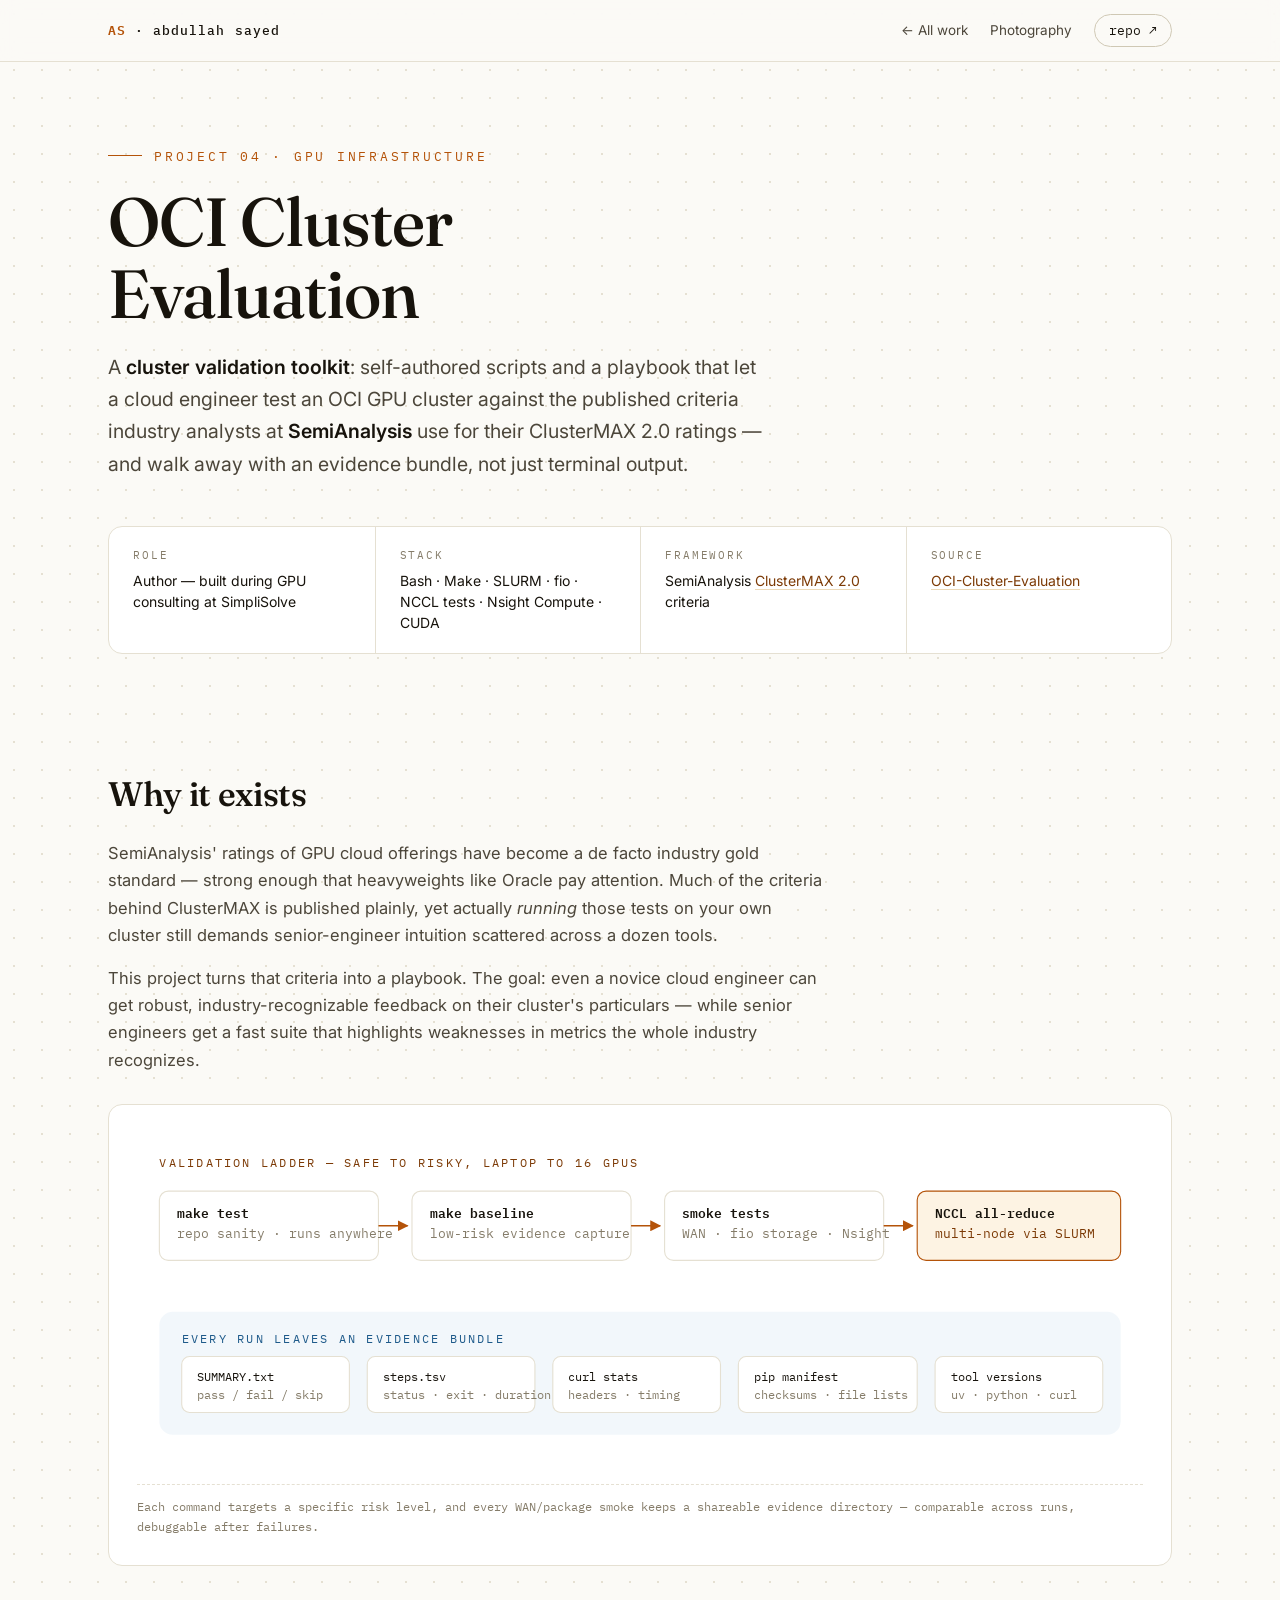
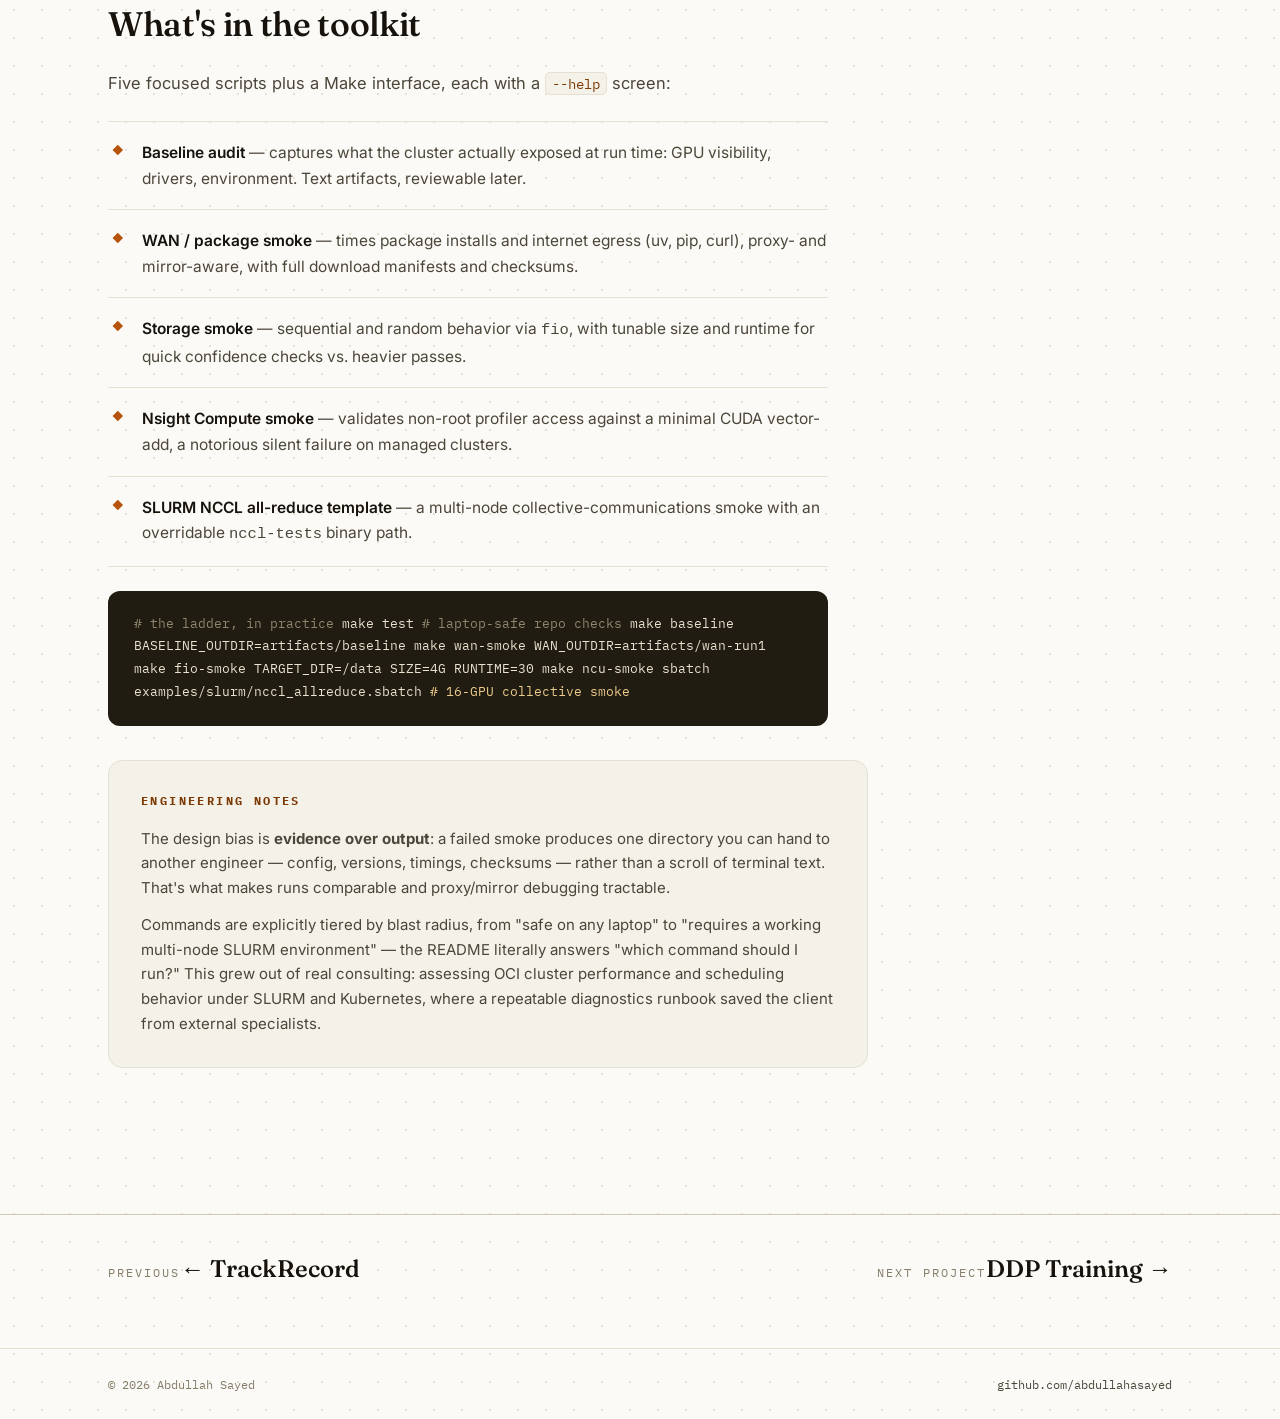
<file: projects/oci-cluster-evaluation.html>
<!DOCTYPE html>
<html lang="en">
<head>
<meta charset="UTF-8">
<meta name="viewport" content="width=device-width, initial-scale=1.0">
<title>OCI Cluster Evaluation — GPU cluster validation toolkit · Abdullah Sayed</title>
<meta name="description" content="A playbook and script suite validating OCI GPU clusters against SemiAnalysis ClusterMAX 2.0 criteria — baseline audits, storage/WAN smokes, NCCL, Nsight.">
<link rel="preconnect" href="https://fonts.googleapis.com">
<link rel="preconnect" href="https://fonts.gstatic.com" crossorigin>
<link href="https://fonts.googleapis.com/css2?family=Fraunces:ital,opsz,wght@0,9..144,400..600;1,9..144,400..600&family=IBM+Plex+Mono:wght@400;500&family=Inter:wght@400;500;600&display=swap" rel="stylesheet">
<link rel="stylesheet" href="../styles.css">
<link rel="icon" href="data:image/svg+xml,<svg xmlns='http://www.w3.org/2000/svg' viewBox='0 0 100 100'><polygon points='50,8 88,29 88,71 50,92 12,71 12,29' fill='none' stroke='%23b45309' stroke-width='8'/></svg>">
</head>
<body>

<nav class="nav">
  <div class="nav-inner">
    <a class="nav-mark" href="../index.html"><b>AS</b> · abdullah sayed</a>
    <div class="nav-links">
      <a href="../index.html#work">← All work</a>
      <a href="../photography.html">Photography</a>
      <a class="gh" href="https://github.com/abdullahasayed/OCI-Cluster-Evaluation-" target="_blank" rel="noopener">repo ↗</a>
    </div>
  </div>
</nav>

<header class="p-hero">
  <div class="wrap">
    <p class="kicker">Project 04 · GPU infrastructure</p>
    <h1>OCI Cluster<br>Evaluation</h1>
    <p class="lede">
      A <b>cluster validation toolkit</b>: self-authored scripts and a playbook that let a cloud engineer
      test an OCI GPU cluster against the published criteria industry analysts at
      <b>SemiAnalysis</b> use for their ClusterMAX 2.0 ratings — and walk away with an evidence bundle,
      not just terminal output.
    </p>

    <div class="meta-band reveal">
      <div class="meta-cell"><div class="k">Role</div><div class="v">Author — built during GPU consulting at SimpliSolve</div></div>
      <div class="meta-cell"><div class="k">Stack</div><div class="v">Bash · Make · SLURM · fio · NCCL tests · Nsight Compute · CUDA</div></div>
      <div class="meta-cell"><div class="k">Framework</div><div class="v">SemiAnalysis <a href="https://www.clustermax.ai/" target="_blank" rel="noopener">ClusterMAX 2.0</a> criteria</div></div>
      <div class="meta-cell"><div class="k">Source</div><div class="v"><a href="https://github.com/abdullahasayed/OCI-Cluster-Evaluation-" target="_blank" rel="noopener">OCI-Cluster-Evaluation</a></div></div>
    </div>
  </div>
</header>

<section>
  <div class="wrap">
    <div class="prose reveal">
      <h2>Why it exists</h2>
      <p>
        SemiAnalysis' ratings of GPU cloud offerings have become a de facto industry gold standard —
        strong enough that heavyweights like Oracle pay attention. Much of the criteria behind ClusterMAX
        is published plainly, yet actually <i>running</i> those tests on your own cluster still demands
        senior-engineer intuition scattered across a dozen tools.
      </p>
      <p>
        This project turns that criteria into a playbook. The goal: even a novice cloud engineer can get
        robust, industry-recognizable feedback on their cluster's particulars — while senior engineers get
        a fast suite that highlights weaknesses in metrics the whole industry recognizes.
      </p>
    </div>

    <figure class="diagram reveal">
      <svg viewBox="0 0 900 300" xmlns="http://www.w3.org/2000/svg" fill="none" font-family="IBM Plex Mono, monospace">
        <defs>
          <marker id="a4" viewBox="0 0 10 10" refX="9" refY="5" markerWidth="7" markerHeight="7" orient="auto-start-reverse">
            <path d="M0 0 L10 5 L0 10 z" fill="#b45309"/>
          </marker>
        </defs>
        <text x="20" y="30" font-size="10.5" fill="#7c3a06" letter-spacing="2">VALIDATION LADDER — SAFE TO RISKY, LAPTOP TO 16 GPUS</text>
        <!-- rungs -->
        <g font-size="11.5" fill="#17130c">
          <rect x="20" y="52" width="196" height="62" rx="8" fill="#fff" stroke="#e5e0d2"/>
          <text x="36" y="76" font-weight="600">make test</text>
          <text x="36" y="94" fill="#857c69">repo sanity · runs anywhere</text>

          <path d="M216 83 L242 83" stroke="#b45309" stroke-width="1.4" marker-end="url(#a4)"/>
          <rect x="246" y="52" width="196" height="62" rx="8" fill="#fff" stroke="#e5e0d2"/>
          <text x="262" y="76" font-weight="600">make baseline</text>
          <text x="262" y="94" fill="#857c69">low-risk evidence capture</text>

          <path d="M442 83 L468 83" stroke="#b45309" stroke-width="1.4" marker-end="url(#a4)"/>
          <rect x="472" y="52" width="196" height="62" rx="8" fill="#fff" stroke="#e5e0d2"/>
          <text x="488" y="76" font-weight="600">smoke tests</text>
          <text x="488" y="94" fill="#857c69">WAN · fio storage · Nsight</text>

          <path d="M668 83 L694 83" stroke="#b45309" stroke-width="1.4" marker-end="url(#a4)"/>
          <rect x="698" y="52" width="182" height="62" rx="8" fill="#fdf3e3" stroke="#b45309"/>
          <text x="714" y="76" font-weight="600">NCCL all-reduce</text>
          <text x="714" y="94" fill="#7c3a06">multi-node via SLURM</text>
        </g>
        <!-- evidence bundle -->
        <rect x="20" y="160" width="860" height="110" rx="12" fill="#e8f1f8" opacity="0.55"/>
        <text x="40" y="188" font-size="10.5" fill="#1e5a8a" letter-spacing="2">EVERY RUN LEAVES AN EVIDENCE BUNDLE</text>
        <g font-size="11" fill="#17130c">
          <rect x="40" y="200" width="150" height="50" rx="7" fill="#fff" stroke="#e5e0d2"/><text x="54" y="222">SUMMARY.txt</text><text x="54" y="238" fill="#857c69">pass / fail / skip</text>
          <rect x="206" y="200" width="150" height="50" rx="7" fill="#fff" stroke="#e5e0d2"/><text x="220" y="222">steps.tsv</text><text x="220" y="238" fill="#857c69">status · exit · duration</text>
          <rect x="372" y="200" width="150" height="50" rx="7" fill="#fff" stroke="#e5e0d2"/><text x="386" y="222">curl stats</text><text x="386" y="238" fill="#857c69">headers · timing</text>
          <rect x="538" y="200" width="160" height="50" rx="7" fill="#fff" stroke="#e5e0d2"/><text x="552" y="222">pip manifest</text><text x="552" y="238" fill="#857c69">checksums · file lists</text>
          <rect x="714" y="200" width="150" height="50" rx="7" fill="#fff" stroke="#e5e0d2"/><text x="728" y="222">tool versions</text><text x="728" y="238" fill="#857c69">uv · python · curl</text>
        </g>
      </svg>
      <figcaption>Each command targets a specific risk level, and every WAN/package smoke keeps a shareable evidence directory — comparable across runs, debuggable after failures.</figcaption>
    </figure>

    <div class="prose reveal">
      <h2>What's in the toolkit</h2>
      <p>Five focused scripts plus a Make interface, each with a <code>--help</code> screen:</p>
    </div>

    <ul class="feature-list reveal">
      <li><b>Baseline audit</b> — captures what the cluster actually exposed at run time: GPU visibility, drivers, environment. Text artifacts, reviewable later.</li>
      <li><b>WAN / package smoke</b> — times package installs and internet egress (uv, pip, curl), proxy- and mirror-aware, with full download manifests and checksums.</li>
      <li><b>Storage smoke</b> — sequential and random behavior via <code>fio</code>, with tunable size and runtime for quick confidence checks vs. heavier passes.</li>
      <li><b>Nsight Compute smoke</b> — validates non-root profiler access against a minimal CUDA vector-add, a notorious silent failure on managed clusters.</li>
      <li><b>SLURM NCCL all-reduce template</b> — a multi-node collective-communications smoke with an overridable <code>nccl-tests</code> binary path.</li>
    </ul>

    <div class="term reveal">
<span class="c"># the ladder, in practice</span>
make test                                   <span class="c"># laptop-safe repo checks</span>
make baseline BASELINE_OUTDIR=artifacts/baseline
make wan-smoke WAN_OUTDIR=artifacts/wan-run1
make fio-smoke TARGET_DIR=/data SIZE=4G RUNTIME=30
make ncu-smoke
sbatch examples/slurm/nccl_allreduce.sbatch  <span class="y"># 16-GPU collective smoke</span>
    </div>

    <div class="notes reveal">
      <h3>Engineering notes</h3>
      <p>
        The design bias is <b>evidence over output</b>: a failed smoke produces one directory you can hand
        to another engineer — config, versions, timings, checksums — rather than a scroll of terminal text.
        That's what makes runs comparable and proxy/mirror debugging tractable.
      </p>
      <p>
        Commands are explicitly tiered by blast radius, from "safe on any laptop" to "requires a working
        multi-node SLURM environment" — the README literally answers "which command should I run?"
        This grew out of real consulting: assessing OCI cluster performance and scheduling behavior under
        SLURM and Kubernetes, where a repeatable diagnostics runbook saved the client from external
        specialists.
      </p>
    </div>
  </div>
</section>

<div class="pager">
  <div class="wrap">
    <a href="trackrecord.html"><span class="lbl">Previous</span><span class="ttl">← TrackRecord</span></a>
    <a class="next" href="ddp-training.html"><span class="lbl">Next project</span><span class="ttl">DDP Training →</span></a>
  </div>
</div>

<footer>
  <div class="wrap">
    <span>© 2026 Abdullah Sayed</span>
    <span><a href="https://github.com/abdullahasayed" target="_blank" rel="noopener">github.com/abdullahasayed</a></span>
  </div>
</footer>

<script src="../main.js"></script>
</body>
</html>
</file>
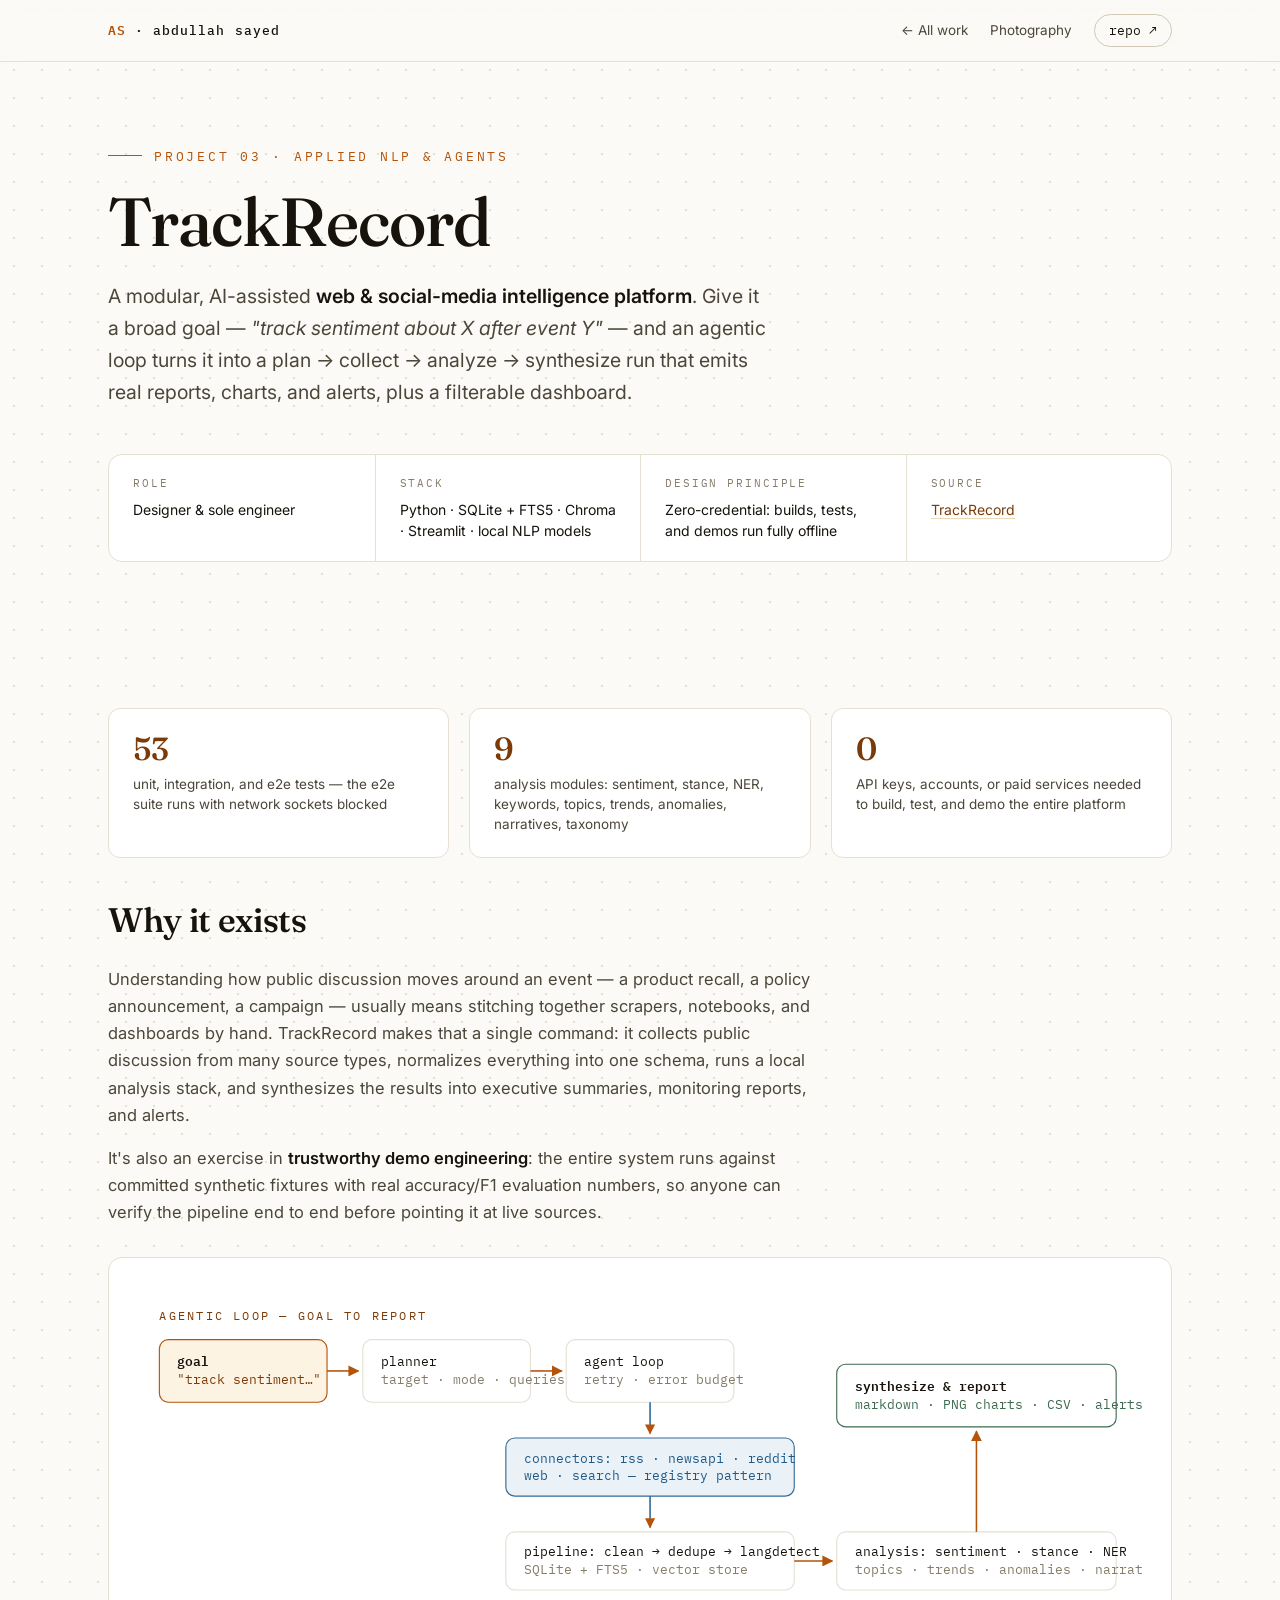
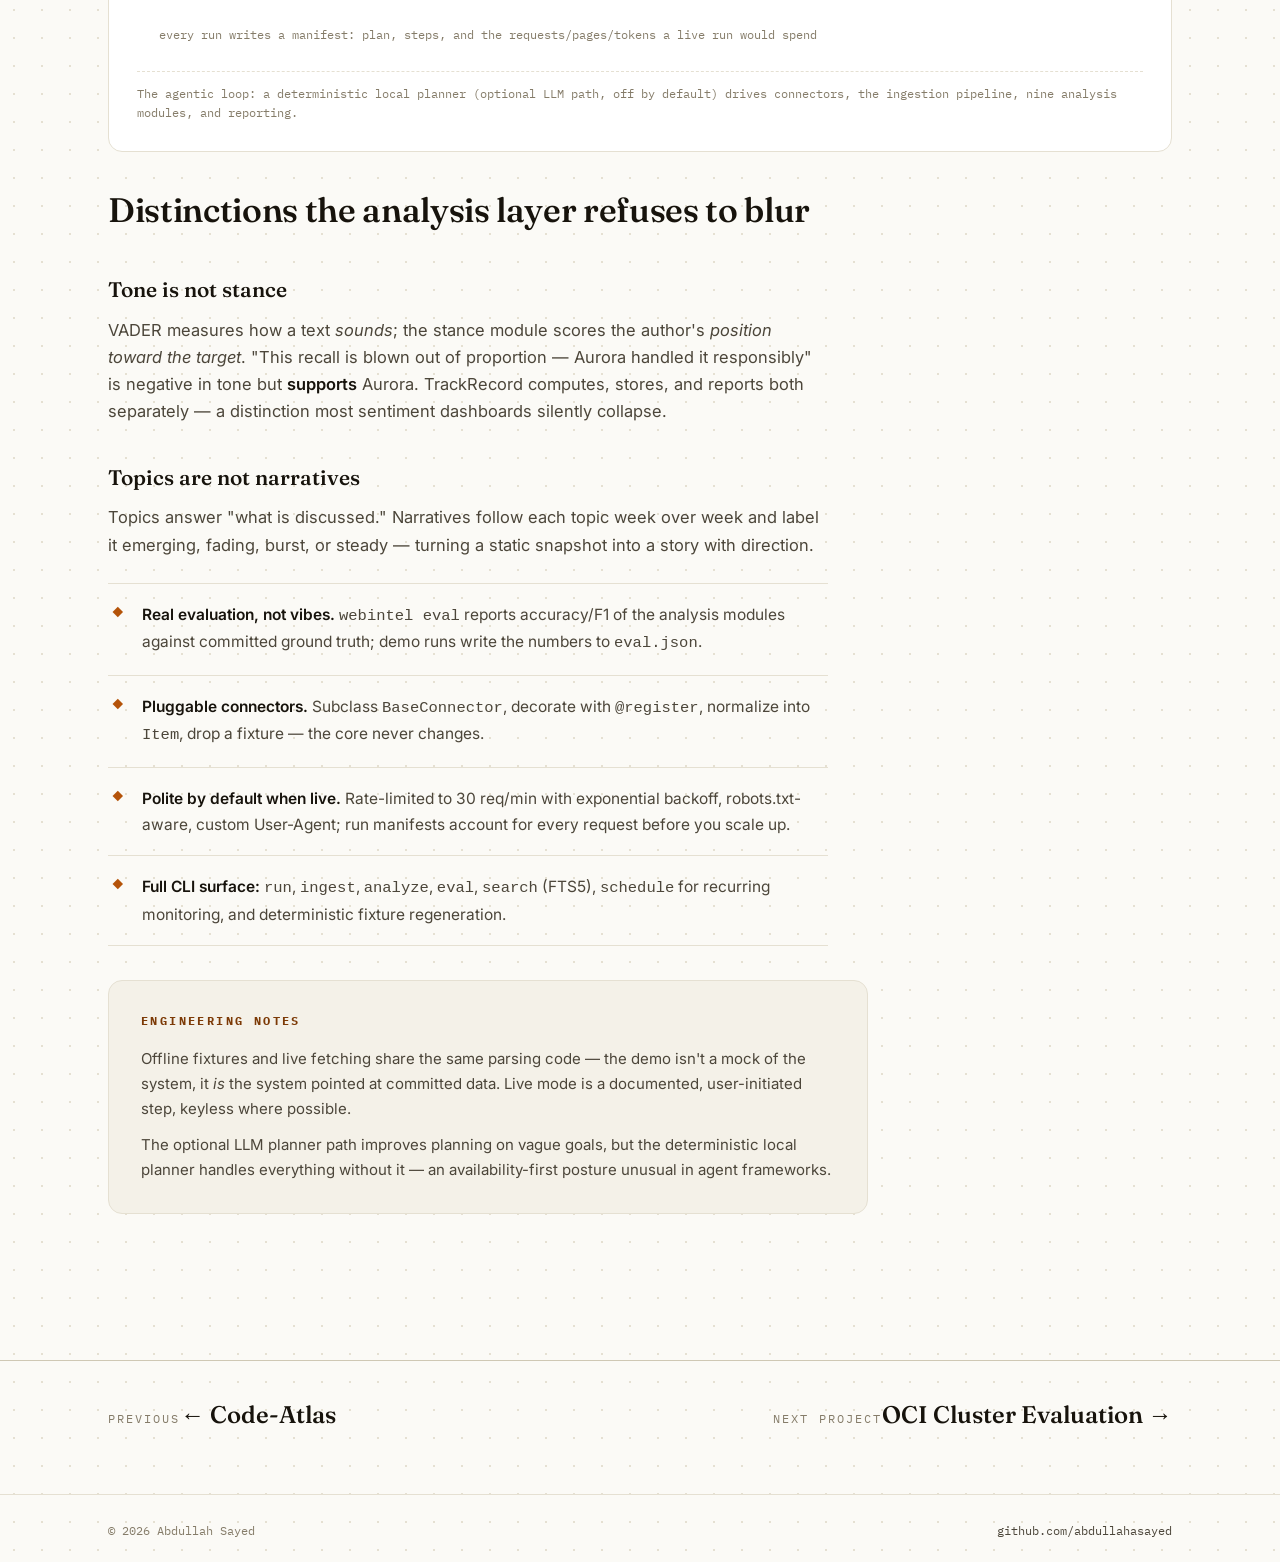
<file: projects/trackrecord.html>
<!DOCTYPE html>
<html lang="en">
<head>
<meta charset="UTF-8">
<meta name="viewport" content="width=device-width, initial-scale=1.0">
<title>TrackRecord — agentic web-intelligence platform · Abdullah Sayed</title>
<meta name="description" content="TrackRecord (webintel): an AI-assisted web & social-media intelligence platform with an agentic plan→collect→analyze→synthesize loop. Zero-credential by design.">
<link rel="preconnect" href="https://fonts.googleapis.com">
<link rel="preconnect" href="https://fonts.gstatic.com" crossorigin>
<link href="https://fonts.googleapis.com/css2?family=Fraunces:ital,opsz,wght@0,9..144,400..600;1,9..144,400..600&family=IBM+Plex+Mono:wght@400;500&family=Inter:wght@400;500;600&display=swap" rel="stylesheet">
<link rel="stylesheet" href="../styles.css">
<link rel="icon" href="data:image/svg+xml,<svg xmlns='http://www.w3.org/2000/svg' viewBox='0 0 100 100'><polygon points='50,8 88,29 88,71 50,92 12,71 12,29' fill='none' stroke='%23b45309' stroke-width='8'/></svg>">
</head>
<body>

<nav class="nav">
  <div class="nav-inner">
    <a class="nav-mark" href="../index.html"><b>AS</b> · abdullah sayed</a>
    <div class="nav-links">
      <a href="../index.html#work">← All work</a>
      <a href="../photography.html">Photography</a>
      <a class="gh" href="https://github.com/abdullahasayed/TrackRecord" target="_blank" rel="noopener">repo ↗</a>
    </div>
  </div>
</nav>

<header class="p-hero">
  <div class="wrap">
    <p class="kicker">Project 03 · Applied NLP &amp; agents</p>
    <h1>TrackRecord</h1>
    <p class="lede">
      A modular, AI-assisted <b>web &amp; social-media intelligence platform</b>. Give it a broad goal —
      <i>"track sentiment about X after event Y"</i> — and an agentic loop turns it into a
      plan → collect → analyze → synthesize run that emits real reports, charts, and alerts,
      plus a filterable dashboard.
    </p>

    <div class="meta-band reveal">
      <div class="meta-cell"><div class="k">Role</div><div class="v">Designer &amp; sole engineer</div></div>
      <div class="meta-cell"><div class="k">Stack</div><div class="v">Python · SQLite + FTS5 · Chroma · Streamlit · local NLP models</div></div>
      <div class="meta-cell"><div class="k">Design principle</div><div class="v">Zero-credential: builds, tests, and demos run fully offline</div></div>
      <div class="meta-cell"><div class="k">Source</div><div class="v"><a href="https://github.com/abdullahasayed/TrackRecord" target="_blank" rel="noopener">TrackRecord</a></div></div>
    </div>
  </div>
</header>

<section>
  <div class="wrap">
    <div class="facts">
      <div class="fact reveal"><div class="fig">53</div><div class="cap">unit, integration, and e2e tests — the e2e suite runs with network sockets blocked</div></div>
      <div class="fact reveal"><div class="fig">9</div><div class="cap">analysis modules: sentiment, stance, NER, keywords, topics, trends, anomalies, narratives, taxonomy</div></div>
      <div class="fact reveal"><div class="fig">0</div><div class="cap">API keys, accounts, or paid services needed to build, test, and demo the entire platform</div></div>
    </div>

    <div class="prose reveal">
      <h2>Why it exists</h2>
      <p>
        Understanding how public discussion moves around an event — a product recall, a policy announcement,
        a campaign — usually means stitching together scrapers, notebooks, and dashboards by hand.
        TrackRecord makes that a single command: it collects public discussion from many source types,
        normalizes everything into one schema, runs a local analysis stack, and synthesizes the results
        into executive summaries, monitoring reports, and alerts.
      </p>
      <p>
        It's also an exercise in <b>trustworthy demo engineering</b>: the entire system runs against
        committed synthetic fixtures with real accuracy/F1 evaluation numbers, so anyone can verify the
        pipeline end to end before pointing it at live sources.
      </p>
    </div>

    <figure class="diagram reveal">
      <svg viewBox="0 0 900 330" xmlns="http://www.w3.org/2000/svg" fill="none" font-family="IBM Plex Mono, monospace">
        <defs>
          <marker id="a3" viewBox="0 0 10 10" refX="9" refY="5" markerWidth="7" markerHeight="7" orient="auto-start-reverse">
            <path d="M0 0 L10 5 L0 10 z" fill="#b45309"/>
          </marker>
        </defs>
        <text x="20" y="30" font-size="10.5" fill="#7c3a06" letter-spacing="2">AGENTIC LOOP — GOAL TO REPORT</text>
        <g font-size="11.5" fill="#17130c">
          <rect x="20" y="48" width="150" height="56" rx="8" fill="#fdf3e3" stroke="#b45309"/>
          <text x="36" y="72" font-weight="600">goal</text><text x="36" y="88" fill="#7c3a06">"track sentiment…"</text>
          <path d="M170 76 L198 76" stroke="#b45309" stroke-width="1.4" marker-end="url(#a3)"/>
          <rect x="202" y="48" width="150" height="56" rx="8" fill="#fff" stroke="#e5e0d2"/>
          <text x="218" y="72">planner</text><text x="218" y="88" fill="#857c69">target · mode · queries</text>
          <path d="M352 76 L380 76" stroke="#b45309" stroke-width="1.4" marker-end="url(#a3)"/>
          <rect x="384" y="48" width="150" height="56" rx="8" fill="#fff" stroke="#e5e0d2"/>
          <text x="400" y="72">agent loop</text><text x="400" y="88" fill="#857c69">retry · error budget</text>
          <!-- fan out to connectors -->
          <path d="M459 104 L459 132" stroke="#1e5a8a" stroke-width="1.3" marker-end="url(#a3)"/>
          <rect x="330" y="136" width="258" height="52" rx="8" fill="#e8f1f8" stroke="#1e5a8a" opacity="0.9"/>
          <text x="346" y="158" fill="#1e5a8a">connectors: rss · newsapi · reddit</text>
          <text x="346" y="174" fill="#1e5a8a">web · search — registry pattern</text>
          <path d="M459 188 L459 216" stroke="#1e5a8a" stroke-width="1.3" marker-end="url(#a3)"/>
          <rect x="330" y="220" width="258" height="52" rx="8" fill="#fff" stroke="#e5e0d2"/>
          <text x="346" y="242">pipeline: clean → dedupe → langdetect</text>
          <text x="346" y="258" fill="#857c69">SQLite + FTS5 · vector store</text>
          <!-- analysis -->
          <path d="M588 246 L622 246" stroke="#b45309" stroke-width="1.4" marker-end="url(#a3)"/>
          <rect x="626" y="220" width="250" height="52" rx="8" fill="#fff" stroke="#e5e0d2"/>
          <text x="642" y="242">analysis: sentiment · stance · NER</text>
          <text x="642" y="258" fill="#857c69">topics · trends · anomalies · narratives</text>
          <!-- synthesize up -->
          <path d="M751 220 L751 130" stroke="#b45309" stroke-width="1.4" marker-end="url(#a3)"/>
          <rect x="626" y="70" width="250" height="56" rx="8" fill="#fff" stroke="#3d6b4f"/>
          <text x="642" y="94" font-weight="600">synthesize &amp; report</text>
          <text x="642" y="110" fill="#3d6b4f">markdown · PNG charts · CSV · alerts</text>
        </g>
        <text x="20" y="316" font-size="10.5" fill="#857c69">every run writes a manifest: plan, steps, and the requests/pages/tokens a live run would spend</text>
      </svg>
      <figcaption>The agentic loop: a deterministic local planner (optional LLM path, off by default) drives connectors, the ingestion pipeline, nine analysis modules, and reporting.</figcaption>
    </figure>

    <div class="prose reveal">
      <h2>Distinctions the analysis layer refuses to blur</h2>
      <h3>Tone is not stance</h3>
      <p>
        VADER measures how a text <i>sounds</i>; the stance module scores the author's <i>position toward
        the target</i>. "This recall is blown out of proportion — Aurora handled it responsibly" is negative
        in tone but <b>supports</b> Aurora. TrackRecord computes, stores, and reports both separately —
        a distinction most sentiment dashboards silently collapse.
      </p>
      <h3>Topics are not narratives</h3>
      <p>
        Topics answer "what is discussed." Narratives follow each topic week over week and label it
        emerging, fading, burst, or steady — turning a static snapshot into a story with direction.
      </p>
    </div>

    <ul class="feature-list reveal">
      <li><b>Real evaluation, not vibes.</b> <code>webintel eval</code> reports accuracy/F1 of the analysis modules against committed ground truth; demo runs write the numbers to <code>eval.json</code>.</li>
      <li><b>Pluggable connectors.</b> Subclass <code>BaseConnector</code>, decorate with <code>@register</code>, normalize into <code>Item</code>, drop a fixture — the core never changes.</li>
      <li><b>Polite by default when live.</b> Rate-limited to 30 req/min with exponential backoff, robots.txt-aware, custom User-Agent; run manifests account for every request before you scale up.</li>
      <li><b>Full CLI surface:</b> <code>run</code>, <code>ingest</code>, <code>analyze</code>, <code>eval</code>, <code>search</code> (FTS5), <code>schedule</code> for recurring monitoring, and deterministic fixture regeneration.</li>
    </ul>

    <div class="notes reveal">
      <h3>Engineering notes</h3>
      <p>
        Offline fixtures and live fetching share the same parsing code — the demo isn't a mock of the
        system, it <i>is</i> the system pointed at committed data. Live mode is a documented, user-initiated
        step, keyless where possible.
      </p>
      <p>
        The optional LLM planner path improves planning on vague goals, but the deterministic local planner
        handles everything without it — an availability-first posture unusual in agent frameworks.
      </p>
    </div>
  </div>
</section>

<div class="pager">
  <div class="wrap">
    <a href="code-atlas.html"><span class="lbl">Previous</span><span class="ttl">← Code-Atlas</span></a>
    <a class="next" href="oci-cluster-evaluation.html"><span class="lbl">Next project</span><span class="ttl">OCI Cluster Evaluation →</span></a>
  </div>
</div>

<footer>
  <div class="wrap">
    <span>© 2026 Abdullah Sayed</span>
    <span><a href="https://github.com/abdullahasayed" target="_blank" rel="noopener">github.com/abdullahasayed</a></span>
  </div>
</footer>

<script src="../main.js"></script>
</body>
</html>
</file>
<file: styles.css>
/* ============================================================
   Abdullah Sayed — Portfolio
   Light · technical · artistic
   ============================================================ */

:root {
  --paper: #fbfaf6;
  --paper-2: #f4f1e8;
  --ink: #17130c;
  --ink-soft: #4c463a;
  --muted: #857c69;
  --line: #e5e0d2;
  --line-strong: #cfc8b4;
  --accent: #b45309;        /* honey amber */
  --accent-deep: #7c3a06;
  --accent-wash: #fdf3e3;
  --blue: #1e5a8a;          /* diagram blue */
  --blue-wash: #e8f1f8;
  --green: #3d6b4f;
  --green-wash: #e9f2ec;
  --serif: "Fraunces", Georgia, serif;
  --sans: "Inter", -apple-system, BlinkMacSystemFont, "Segoe UI", sans-serif;
  --mono: "IBM Plex Mono", ui-monospace, "SF Mono", Menlo, monospace;
  --max: 1120px;
}

* { margin: 0; padding: 0; box-sizing: border-box; }

html { scroll-behavior: smooth; }

body {
  font-family: var(--sans);
  background-color: var(--paper);
  background-image: radial-gradient(var(--line) 1px, transparent 1px);
  background-size: 28px 28px;
  color: var(--ink);
  line-height: 1.65;
  font-size: 16.5px;
  -webkit-font-smoothing: antialiased;
}

::selection { background: var(--accent); color: #fff; }

a { color: inherit; }

.wrap { max-width: var(--max); margin: 0 auto; padding: 0 28px; }

/* ---------- nav ---------- */

.nav {
  position: sticky; top: 0; z-index: 50;
  background: rgba(251, 250, 246, 0.86);
  backdrop-filter: blur(10px);
  -webkit-backdrop-filter: blur(10px);
  border-bottom: 1px solid var(--line);
}

.nav-inner {
  max-width: var(--max); margin: 0 auto; padding: 14px 28px;
  display: flex; align-items: center; justify-content: space-between; gap: 16px;
}

.nav-mark {
  font-family: var(--mono); font-size: 13px; letter-spacing: 0.08em;
  text-decoration: none; color: var(--ink); font-weight: 500;
  white-space: nowrap;
}
.nav-mark b { color: var(--accent); font-weight: 600; }

.nav-links { display: flex; gap: 22px; align-items: center; flex-wrap: wrap; }
.nav-links a {
  font-size: 13.5px; text-decoration: none; color: var(--ink-soft);
  transition: color 0.15s;
}
.nav-links a:hover, .nav-links a[aria-current="page"] { color: var(--accent-deep); }
.nav-links a.gh {
  font-family: var(--mono); font-size: 12.5px;
  border: 1px solid var(--line-strong); border-radius: 99px;
  padding: 5px 14px; color: var(--ink);
}
.nav-links a.gh:hover { border-color: var(--accent); color: var(--accent-deep); background: var(--accent-wash); }

/* ---------- hero (home) ---------- */

.hero { padding: 96px 0 72px; position: relative; overflow: hidden; }

.kicker {
  font-family: var(--mono); font-size: 12.5px; letter-spacing: 0.22em;
  text-transform: uppercase; color: var(--accent);
  display: flex; align-items: center; gap: 12px;
}
.kicker::before { content: ""; width: 34px; height: 1px; background: var(--accent); display: inline-block; }

h1.display {
  font-family: var(--serif); font-weight: 500;
  font-size: clamp(44px, 7.2vw, 84px); line-height: 1.04;
  letter-spacing: -0.015em; margin: 22px 0 26px;
}
h1.display em { font-style: italic; color: var(--accent-deep); }

.hero-sub {
  max-width: 620px; font-size: 19px; color: var(--ink-soft); line-height: 1.7;
}

.hero-facts {
  margin-top: 44px; display: flex; gap: 36px; flex-wrap: wrap;
  font-family: var(--mono); font-size: 13px; color: var(--muted);
}
.hero-facts span b { color: var(--ink); font-weight: 500; display: block; font-size: 15px; }

.hero-art {
  position: absolute; right: -40px; top: 40px; width: 460px; max-width: 45vw;
  opacity: 0.9; pointer-events: none;
}
@media (max-width: 900px) { .hero-art { display: none; } }

/* ---------- sections ---------- */

section { padding: 72px 0; }

.section-head { display: flex; align-items: baseline; gap: 18px; margin-bottom: 44px; }
.section-head .num { font-family: var(--mono); font-size: 13px; color: var(--accent); }
.section-head h2 {
  font-family: var(--serif); font-weight: 500; font-size: clamp(28px, 4vw, 40px);
  letter-spacing: -0.01em;
}
.section-head .rule { flex: 1; height: 1px; background: var(--line-strong); }

/* ---------- project cards ---------- */

.cards { display: grid; grid-template-columns: repeat(2, 1fr); gap: 26px; }
@media (max-width: 820px) { .cards { grid-template-columns: 1fr; } }

.card {
  display: block; text-decoration: none; color: inherit;
  background: #fff; border: 1px solid var(--line); border-radius: 14px;
  padding: 30px 30px 26px; position: relative; overflow: hidden;
  transition: transform 0.25s ease, box-shadow 0.25s ease, border-color 0.25s ease;
}
.card:hover {
  transform: translateY(-4px);
  border-color: var(--line-strong);
  box-shadow: 0 18px 40px -18px rgba(60, 45, 10, 0.22);
}
.card.wide { grid-column: 1 / -1; }

.card-top { display: flex; justify-content: space-between; align-items: flex-start; gap: 20px; }
.card-index { font-family: var(--mono); font-size: 12px; color: var(--muted); letter-spacing: 0.1em; }
.card h3 {
  font-family: var(--serif); font-weight: 550; font-size: 27px;
  margin: 10px 0 4px; letter-spacing: -0.01em;
}
.card .card-role { font-family: var(--mono); font-size: 12px; color: var(--accent-deep); letter-spacing: 0.04em; }
.card p { margin-top: 14px; color: var(--ink-soft); font-size: 15px; max-width: 58ch; }

.card-art { width: 132px; height: 96px; flex-shrink: 0; }
.card:hover .card-art .pulse { animation: cardPulse 1.6s ease-in-out infinite; }
@keyframes cardPulse { 0%,100% { opacity: 0.45; } 50% { opacity: 1; } }

.tags { display: flex; flex-wrap: wrap; gap: 8px; margin-top: 20px; }
.tag {
  font-family: var(--mono); font-size: 11.5px; color: var(--ink-soft);
  border: 1px solid var(--line); background: var(--paper);
  border-radius: 99px; padding: 3px 11px; white-space: nowrap;
}
.tag.hot { color: var(--accent-deep); border-color: #ecd9b8; background: var(--accent-wash); }

.card-cta {
  margin-top: 20px; font-family: var(--mono); font-size: 12.5px;
  color: var(--accent-deep); display: inline-flex; align-items: center; gap: 8px;
}
.card-cta::after { content: "→"; transition: transform 0.2s; }
.card:hover .card-cta::after { transform: translateX(5px); }

/* ---------- through-line / about ---------- */

.throughline { background: var(--paper-2); border-top: 1px solid var(--line); border-bottom: 1px solid var(--line); }
.throughline .big {
  font-family: var(--serif); font-size: clamp(22px, 3.2vw, 32px); font-weight: 450;
  line-height: 1.45; max-width: 900px; letter-spacing: -0.005em;
}
.throughline .big em { color: var(--accent-deep); }

.stack-map { margin-top: 52px; overflow-x: auto; }
.stack-map svg { min-width: 720px; width: 100%; height: auto; display: block; }

/* ---------- capability columns ---------- */

.cols { display: grid; grid-template-columns: repeat(3, 1fr); gap: 26px; }
@media (max-width: 820px) { .cols { grid-template-columns: 1fr; } }
.col {
  background: #fff; border: 1px solid var(--line); border-radius: 14px; padding: 28px;
}
.col h4 { font-family: var(--serif); font-size: 20px; font-weight: 550; margin-bottom: 6px; }
.col .col-tag { font-family: var(--mono); font-size: 11px; letter-spacing: 0.16em; text-transform: uppercase; color: var(--accent); }
.col p { font-size: 14.5px; color: var(--ink-soft); margin-top: 12px; }
.col ul { list-style: none; margin-top: 14px; }
.col li {
  font-family: var(--mono); font-size: 12.5px; color: var(--ink-soft);
  padding: 7px 0; border-top: 1px dashed var(--line);
}

/* ---------- contact / footer ---------- */

.contact { text-align: center; padding: 96px 0 84px; }
.contact h2 { font-family: var(--serif); font-size: clamp(34px, 5vw, 54px); font-weight: 500; letter-spacing: -0.01em; }
.contact p { color: var(--ink-soft); margin-top: 16px; }
.contact-links { margin-top: 34px; display: flex; gap: 16px; justify-content: center; flex-wrap: wrap; }
.btn {
  font-family: var(--mono); font-size: 13.5px; text-decoration: none;
  padding: 13px 26px; border-radius: 99px; transition: all 0.2s;
}
.btn.primary { background: var(--ink); color: var(--paper); }
.btn.primary:hover { background: var(--accent-deep); }
.btn.ghost { border: 1px solid var(--line-strong); color: var(--ink); }
.btn.ghost:hover { border-color: var(--accent); color: var(--accent-deep); background: var(--accent-wash); }

footer {
  border-top: 1px solid var(--line); padding: 26px 0;
  font-family: var(--mono); font-size: 12px; color: var(--muted);
}
footer .wrap { display: flex; justify-content: space-between; gap: 12px; flex-wrap: wrap; }
footer a { color: var(--ink-soft); text-decoration: none; }
footer a:hover { color: var(--accent-deep); }

/* ============================================================
   Project pages
   ============================================================ */

.p-hero { padding: 84px 0 40px; }
.p-hero .kicker { margin-bottom: 20px; }
.p-hero h1 {
  font-family: var(--serif); font-weight: 500;
  font-size: clamp(40px, 6vw, 68px); line-height: 1.05; letter-spacing: -0.015em;
}
.p-hero .lede {
  margin-top: 22px; max-width: 660px; font-size: 19.5px; line-height: 1.65; color: var(--ink-soft);
}
.p-hero .lede b { color: var(--ink); font-weight: 600; }

.meta-band {
  margin-top: 46px; border: 1px solid var(--line); border-radius: 14px; background: #fff;
  display: grid; grid-template-columns: repeat(4, 1fr);
}
@media (max-width: 820px) { .meta-band { grid-template-columns: repeat(2, 1fr); } }
.meta-cell { padding: 20px 24px; border-left: 1px solid var(--line); }
.meta-cell:first-child { border-left: none; }
@media (max-width: 820px) { .meta-cell:nth-child(3) { border-left: none; } .meta-cell:nth-child(n+3) { border-top: 1px solid var(--line); } }
.meta-cell .k { font-family: var(--mono); font-size: 10.5px; letter-spacing: 0.18em; text-transform: uppercase; color: var(--muted); }
.meta-cell .v { margin-top: 6px; font-size: 14px; color: var(--ink); line-height: 1.5; }
.meta-cell .v a { color: var(--accent-deep); text-decoration: none; border-bottom: 1px solid #ecd9b8; }
.meta-cell .v a:hover { border-bottom-color: var(--accent); }

.prose { max-width: 720px; }
.prose h2 {
  font-family: var(--serif); font-size: clamp(26px, 3.6vw, 34px); font-weight: 550;
  letter-spacing: -0.01em; margin-bottom: 18px;
}
.prose h3 { font-family: var(--serif); font-size: 21px; font-weight: 550; margin: 34px 0 10px; }
.prose p { margin-bottom: 16px; color: var(--ink-soft); }
.prose p b, .prose li b { color: var(--ink); font-weight: 600; }
.prose code {
  font-family: var(--mono); font-size: 0.85em; background: var(--paper-2);
  border: 1px solid var(--line); border-radius: 5px; padding: 1.5px 6px; color: var(--accent-deep);
}
.prose a { color: var(--accent-deep); text-decoration: none; border-bottom: 1px solid #ecd9b8; }
.prose a:hover { border-bottom-color: var(--accent); }

/* diagram panel */
.diagram {
  margin: 30px 0; background: #fff; border: 1px solid var(--line); border-radius: 14px;
  padding: 28px; overflow-x: auto;
}
.diagram svg { width: 100%; height: auto; min-width: 640px; display: block; }
.diagram figcaption {
  margin-top: 16px; font-family: var(--mono); font-size: 12px; color: var(--muted);
  border-top: 1px dashed var(--line); padding-top: 12px;
}

/* fact grid */
.facts { display: grid; grid-template-columns: repeat(3, 1fr); gap: 20px; margin: 34px 0; }
@media (max-width: 820px) { .facts { grid-template-columns: 1fr; } }
.fact { background: #fff; border: 1px solid var(--line); border-radius: 12px; padding: 22px 24px; }
.fact .fig { font-family: var(--serif); font-size: 32px; font-weight: 550; color: var(--accent-deep); line-height: 1.1; }
.fact .cap { margin-top: 8px; font-size: 13.5px; color: var(--ink-soft); line-height: 1.5; }

/* feature list */
.feature-list { list-style: none; margin: 24px 0; max-width: 720px; }
.feature-list li {
  padding: 18px 0 18px 34px; border-top: 1px solid var(--line); position: relative;
  color: var(--ink-soft); font-size: 15.5px;
}
.feature-list li:last-child { border-bottom: 1px solid var(--line); }
.feature-list li::before {
  content: "◆"; position: absolute; left: 4px; top: 19px;
  color: var(--accent); font-size: 11px;
}
.feature-list li b { color: var(--ink); font-weight: 600; }

/* engineering notes */
.notes {
  background: var(--paper-2); border: 1px solid var(--line); border-radius: 14px;
  padding: 30px 32px; margin: 34px 0; max-width: 760px;
}
.notes h3 {
  font-family: var(--mono); font-size: 12px; letter-spacing: 0.2em; text-transform: uppercase;
  color: var(--accent-deep); margin-bottom: 16px;
}
.notes p { color: var(--ink-soft); font-size: 15px; margin-bottom: 12px; }
.notes p:last-child { margin-bottom: 0; }

/* mono block */
.term {
  font-family: var(--mono); font-size: 13px; line-height: 1.75;
  background: #211c12; color: #e9e2cf; border-radius: 12px;
  padding: 22px 26px; margin: 24px 0; overflow-x: auto; max-width: 720px;
}
.term .c { color: #8f866f; }
.term .g { color: #a3be8c; }
.term .y { color: #ebcb8b; }

/* next / prev */
.pager { margin-top: 40px; border-top: 1px solid var(--line-strong); }
.pager .wrap { display: flex; justify-content: space-between; gap: 20px; padding-top: 34px; padding-bottom: 60px; flex-wrap: wrap; }
.pager a { text-decoration: none; display: block; }
.pager .lbl { font-family: var(--mono); font-size: 11.5px; letter-spacing: 0.18em; text-transform: uppercase; color: var(--muted); }
.pager .ttl { font-family: var(--serif); font-size: 24px; font-weight: 550; color: var(--ink); margin-top: 8px; transition: color 0.2s; }
.pager a:hover .ttl { color: var(--accent-deep); }
.pager .next { text-align: right; margin-left: auto; }

/* ---------- timeline (home) ---------- */

.timeline { max-width: 780px; margin-top: 10px; }
.tl-item {
  display: grid; grid-template-columns: 150px 1fr; gap: 26px;
  padding: 24px 0; border-top: 1px solid var(--line); position: relative;
}
.tl-item:last-child { border-bottom: 1px solid var(--line); }
@media (max-width: 640px) { .tl-item { grid-template-columns: 1fr; gap: 6px; } }
.tl-when { font-family: var(--mono); font-size: 12.5px; color: var(--accent-deep); padding-top: 4px; }
.tl-what h4 { font-family: var(--serif); font-size: 19px; font-weight: 550; }
.tl-what .where { font-family: var(--mono); font-size: 12px; color: var(--muted); margin-top: 2px; }
.tl-what p { font-size: 14.5px; color: var(--ink-soft); margin-top: 10px; max-width: 60ch; }

/* range / bio strip */
.range-quote {
  font-family: var(--serif); font-size: clamp(20px, 2.8vw, 27px); font-weight: 450;
  line-height: 1.55; color: var(--ink); max-width: 880px; letter-spacing: -0.005em;
}
.range-quote em { color: var(--accent-deep); }
.range-attr { margin-top: 20px; font-family: var(--mono); font-size: 12px; color: var(--muted); letter-spacing: 0.08em; }

/* ---------- photography ---------- */

.ph-grid { columns: 3 300px; column-gap: 24px; }
.ph-card {
  display: block; break-inside: avoid; margin-bottom: 24px;
  background: #fff; border: 1px solid var(--line); border-radius: 14px;
  overflow: hidden; text-decoration: none; color: inherit;
  transition: transform 0.25s ease, box-shadow 0.25s ease;
}
.ph-card:hover { transform: translateY(-4px); box-shadow: 0 18px 40px -18px rgba(60,45,10,0.25); }
.ph-img { position: relative; aspect-ratio: 4/5; background: var(--paper-2); overflow: hidden; }
.ph-img.sq { aspect-ratio: 1/1; }
.ph-img.ls { aspect-ratio: 5/4; }
.ph-img img {
  width: 100%; height: 100%; object-fit: cover; display: block;
  transition: transform 0.6s ease;
}
.ph-card:hover .ph-img img { transform: scale(1.04); }
/* graceful plate when the photo file isn't in photos/ yet */
.ph-img .plate {
  position: absolute; inset: 0; display: none;
  flex-direction: column; align-items: center; justify-content: center; gap: 10px;
  background:
    radial-gradient(circle at 30% 25%, var(--accent-wash), transparent 60%),
    radial-gradient(circle at 75% 80%, var(--blue-wash), transparent 55%),
    var(--paper-2);
}
.ph-img.noimg .plate { display: flex; }
.ph-img .plate .init { font-family: var(--serif); font-style: italic; font-size: 56px; color: var(--accent-deep); opacity: 0.75; }
.ph-img .plate .lbl { font-family: var(--mono); font-size: 10.5px; letter-spacing: 0.2em; text-transform: uppercase; color: var(--muted); }
.ph-meta { padding: 18px 20px 20px; }
.ph-meta h3 { font-family: var(--serif); font-size: 21px; font-weight: 550; }
.ph-meta .latin { font-family: var(--mono); font-size: 11.5px; color: var(--accent-deep); font-style: italic; margin-top: 2px; }
.ph-meta .where { font-family: var(--mono); font-size: 11px; color: var(--muted); margin-top: 8px; letter-spacing: 0.04em; }
.ph-meta p { font-size: 13.5px; color: var(--ink-soft); margin-top: 10px; line-height: 1.55; }
.ph-meta .frames {
  margin-top: 12px; font-family: var(--mono); font-size: 11px; color: var(--accent-deep);
  display: inline-flex; align-items: center; gap: 6px;
}
.ph-note {
  font-family: var(--mono); font-size: 12px; color: var(--muted);
  border: 1px dashed var(--line-strong); border-radius: 10px;
  padding: 12px 18px; margin-bottom: 34px; display: none;
}
.ph-note.show { display: block; }

/* reveal on scroll */
.reveal { opacity: 0; transform: translateY(22px); transition: opacity 0.7s ease, transform 0.7s ease; }
.reveal.in { opacity: 1; transform: none; }
@media (prefers-reduced-motion: reduce) {
  .reveal { opacity: 1; transform: none; transition: none; }
  html { scroll-behavior: auto; }
}
</file>
